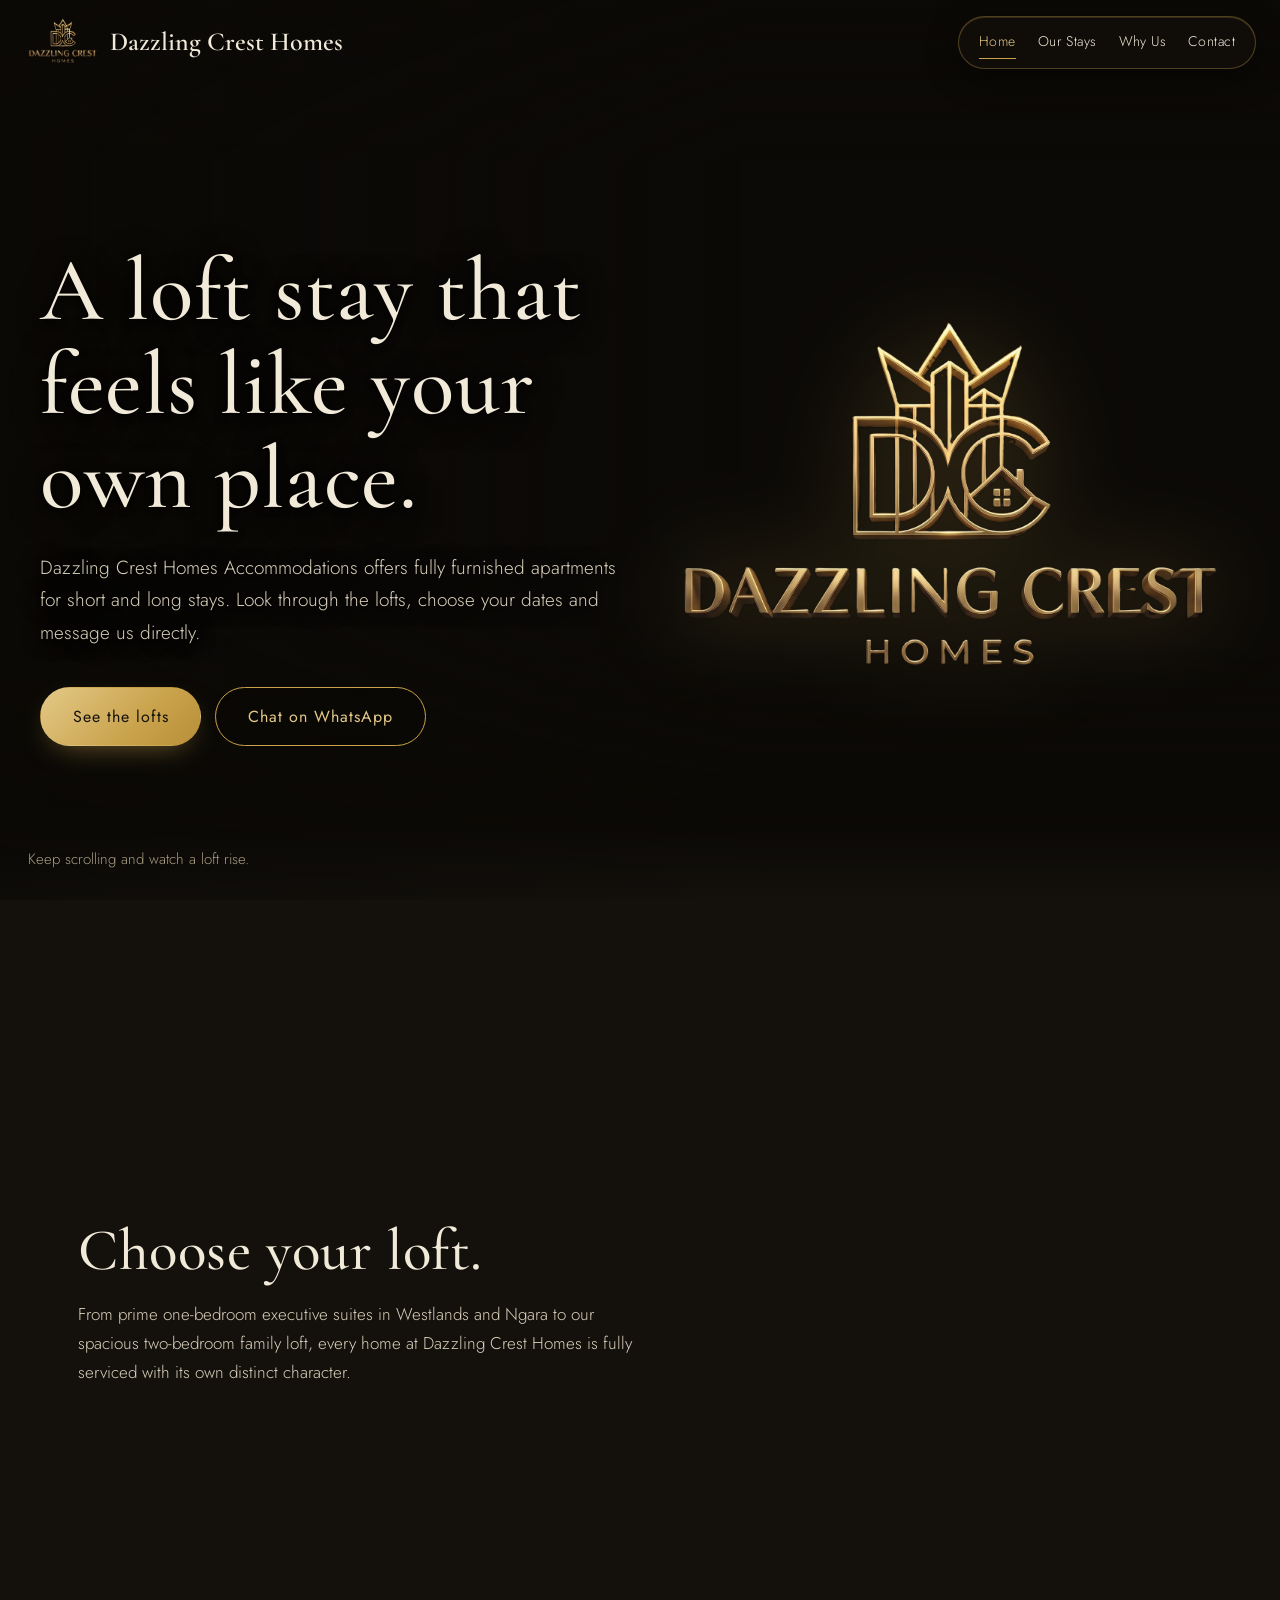
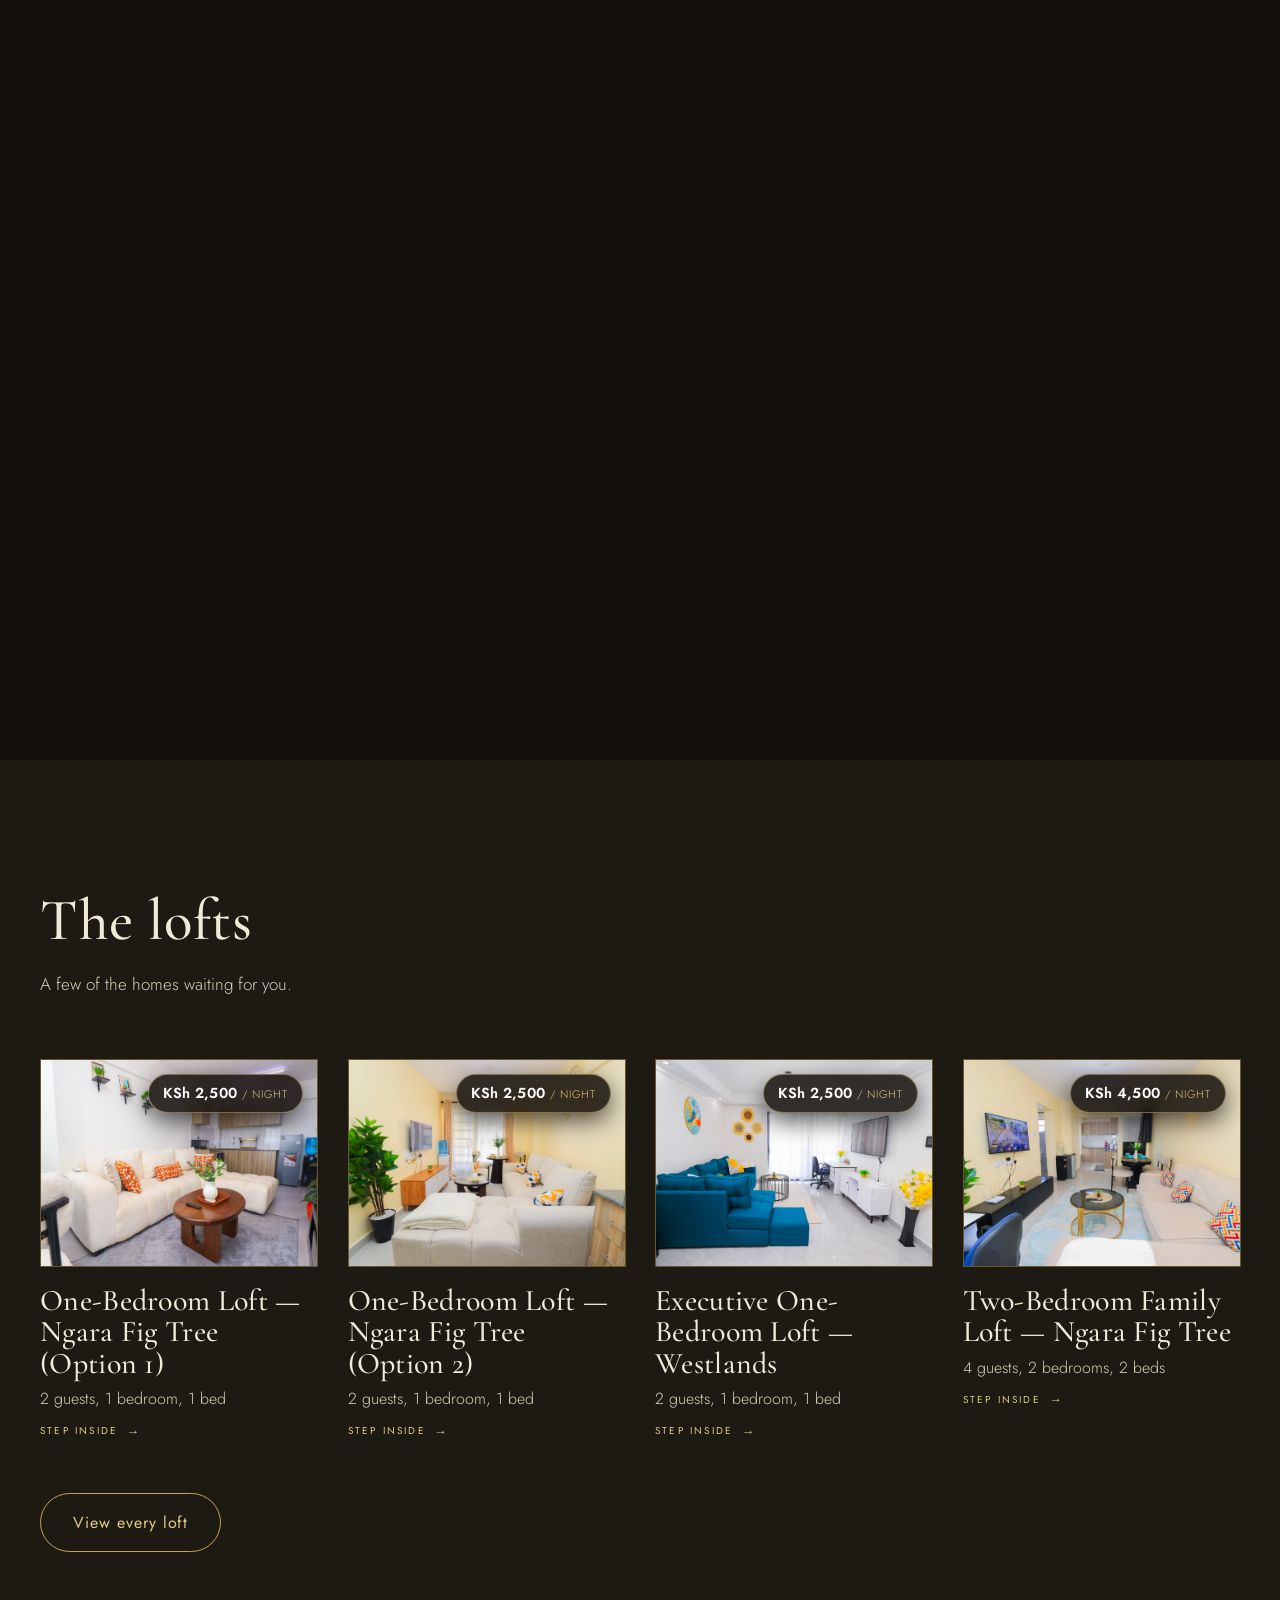
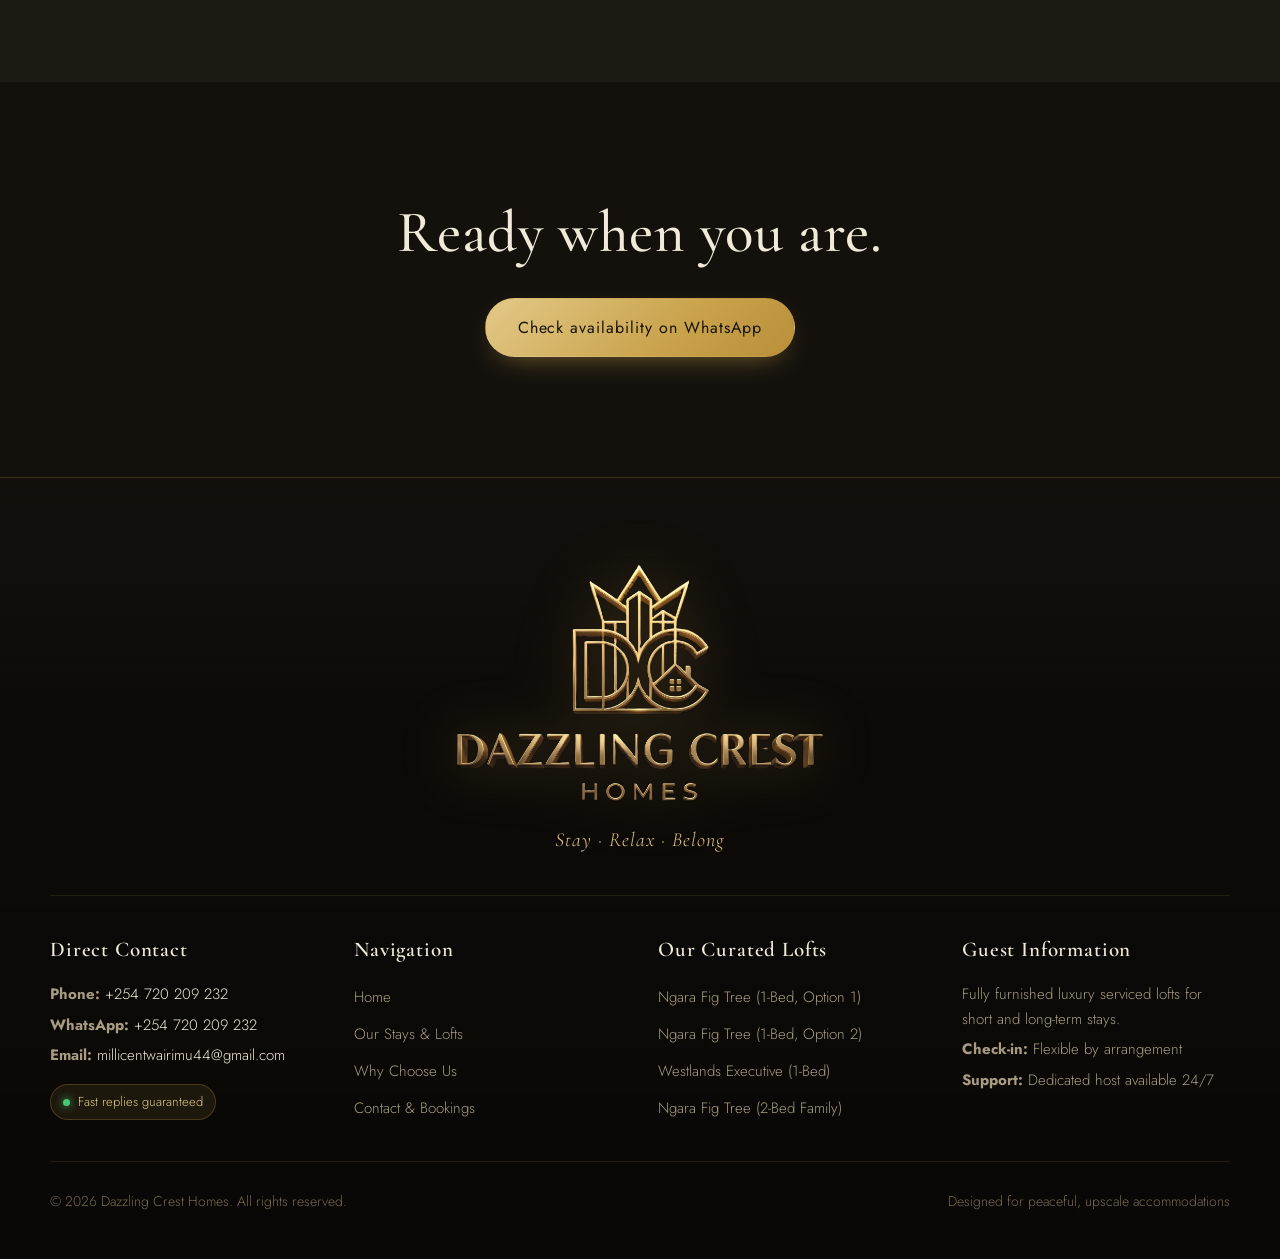
<file: index.html>
<!DOCTYPE html>
<html lang="en"><head><meta charset="utf-8">
<meta name="viewport" content="width=device-width, initial-scale=1, viewport-fit=cover">
<title>Dazzling Crest Homes Accommodations</title>
<link rel="icon" type="image/x-icon" href="assets/favicon.ico">
<link rel="apple-touch-icon" href="assets/apple-touch-icon.png">
<link rel="preload" as="style" href="https://fonts.googleapis.com/css2?family=Cormorant+Garamond:ital,wght@0,500;0,600;1,500&family=Jost:wght@300;400;500&display=swap" onload="this.onload=null;this.rel='stylesheet'"><noscript><link rel="stylesheet" href="https://fonts.googleapis.com/css2?family=Cormorant+Garamond:ital,wght@0,500;0,600;1,500&family=Jost:wght@300;400;500&display=swap"></noscript>
<link rel="stylesheet" href="css/style.css">
</head><body data-page="home">

<div id="ld" class="on" aria-hidden="true"><div class="sc" id="lt"></div><div class="ld-name">Dazzling Crest Homes</div><div class="bar"><i></i></div></div>

<header><a href="home.html" class="brand"><img data-e src="assets/emblem.png" alt="Dazzling Crest Homes logo"><span>Dazzling Crest Homes</span></a>
<nav><a href="home.html" data-p="home">Home</a><a href="stays.html" data-p="stays">Our Stays</a><a href="why-us.html" data-p="why-us">Why Us</a><a href="contact.html" data-p="contact">Contact</a></nav></header>

<main>
<section class="page" id="pg-home">
 <div class="hero-sec">
  <div class="hero-video" aria-hidden="true">
   <video id="bgv" autoplay muted loop playsinline preload="auto" disablepictureinpicture tabindex="-1">
    <source src="assets/website_landscape_1080p.mp4" type="video/mp4">
   </video>
   <span class="hv-veil"></span><span class="hv-grain"></span>
  </div>
  <div class="hero wrap">
   <div><h1>A loft stay that feels like your own place.</h1>
   <p>Dazzling Crest Homes Accommodations offers fully furnished apartments for short and long stays. Look through the lofts, choose your dates and message us directly.</p>
   <a class="bt fill" href="stays.html">See the lofts</a><a class="bt" data-wa="Hello Dazzling Crest Homes, I’d like to know more about your apartments." target="_blank" rel="noopener">Chat on WhatsApp</a></div>
   <div class="emb" data-t><img data-e src="assets/emblem-gold.png" alt="Dazzling Crest Homes emblem"></div>
   <span class="hint">Keep scrolling and watch a loft rise.</span>
  </div>
 </div>
 <div class="story" id="story"><div class="stick"><div class="caps">
  <div class="cp on"><h2>Choose your loft.</h2><p>From prime one-bedroom executive suites in Westlands and Ngara to our spacious two-bedroom family loft, every home at Dazzling Crest Homes is fully serviced with its own distinct character.</p></div>
  <div class="cp"><h2>We get it ready.</h2><p>Fresh linen, a clean kitchen and everything checked before you arrive, so you walk straight in and relax.</p></div>
  <div class="cp"><h2>You settle in.</h2><p>Need anything during your stay? Message us on WhatsApp and a real person replies.</p></div>
 </div><div class="sc" id="hs"></div></div></div>
 <div class="sec alt"><div class="wrap"><div class="head"><h2>The lofts</h2><p>A few of the homes waiting for you.</p></div><div class="trio" id="feat"></div>
 <p style="margin-top:50px"><a class="bt" href="stays.html">View every loft</a></p></div></div>
 <div class="band"><h2>Ready when you are.</h2><a class="bt fill" data-wa="Hello Dazzling Crest Homes, I’d like to check availability." target="_blank" rel="noopener">Check availability on WhatsApp</a></div>
</section>

</main>

<footer>
  <div class="footer-wrap">
    <div class="footer-brand">
      <a href="home.html" aria-label="Dazzling Crest Homes">
        <img data-w src="assets/wordmark.png" alt="Dazzling Crest Homes Accommodations">
      </a>
      <span class="footer-tagline">Stay · Relax · Belong</span>
    </div>

    <div class="footer-grid">
      <div class="footer-col">
        <h4>Direct Contact</h4>
        <p><strong>Phone:</strong> <a href="tel:+254720209232">+254 720 209 232</a></p>
        <p><strong>WhatsApp:</strong> <a href="https://wa.me/254720209232" target="_blank" rel="noopener">+254 720 209 232</a></p>
        <p><strong>Email:</strong> <a href="mailto:millicentwairimu44@gmail.com">millicentwairimu44@gmail.com</a></p>
        <span class="footer-badge"><i></i> Fast replies guaranteed</span>
      </div>

      <div class="footer-col">
        <h4>Navigation</h4>
        <ul class="footer-links">
          <li><a href="home.html">Home</a></li>
          <li><a href="stays.html">Our Stays &amp; Lofts</a></li>
          <li><a href="why-us.html">Why Choose Us</a></li>
          <li><a href="contact.html">Contact &amp; Bookings</a></li>
        </ul>
      </div>

      <div class="footer-col">
        <h4>Our Curated Lofts</h4>
        <ul class="footer-links">
          <li><a href="loft.html?p=ngara-1">Ngara Fig Tree (1-Bed, Option 1)</a></li>
          <li><a href="loft.html?p=ngara-2">Ngara Fig Tree (1-Bed, Option 2)</a></li>
          <li><a href="loft.html?p=westlands">Westlands Executive (1-Bed)</a></li>
          <li><a href="loft.html?p=ngara-2bed">Ngara Fig Tree (2-Bed Family)</a></li>
        </ul>
      </div>

      <div class="footer-col">
        <h4>Guest Information</h4>
        <p>Fully furnished luxury serviced lofts for short and long-term stays.</p>
        <p><strong>Check-in:</strong> Flexible by arrangement</p>
        <p><strong>Support:</strong> Dedicated host available 24/7</p>
      </div>
    </div>

    <div class="footer-bottom">
      <span>&copy; 2026 Dazzling Crest Homes. All rights reserved.</span>
      <span>Designed for peaceful, upscale accommodations</span>
    </div>
  </div>
</footer>

<script src="js/script.js"></script>
</body></html>
</file>
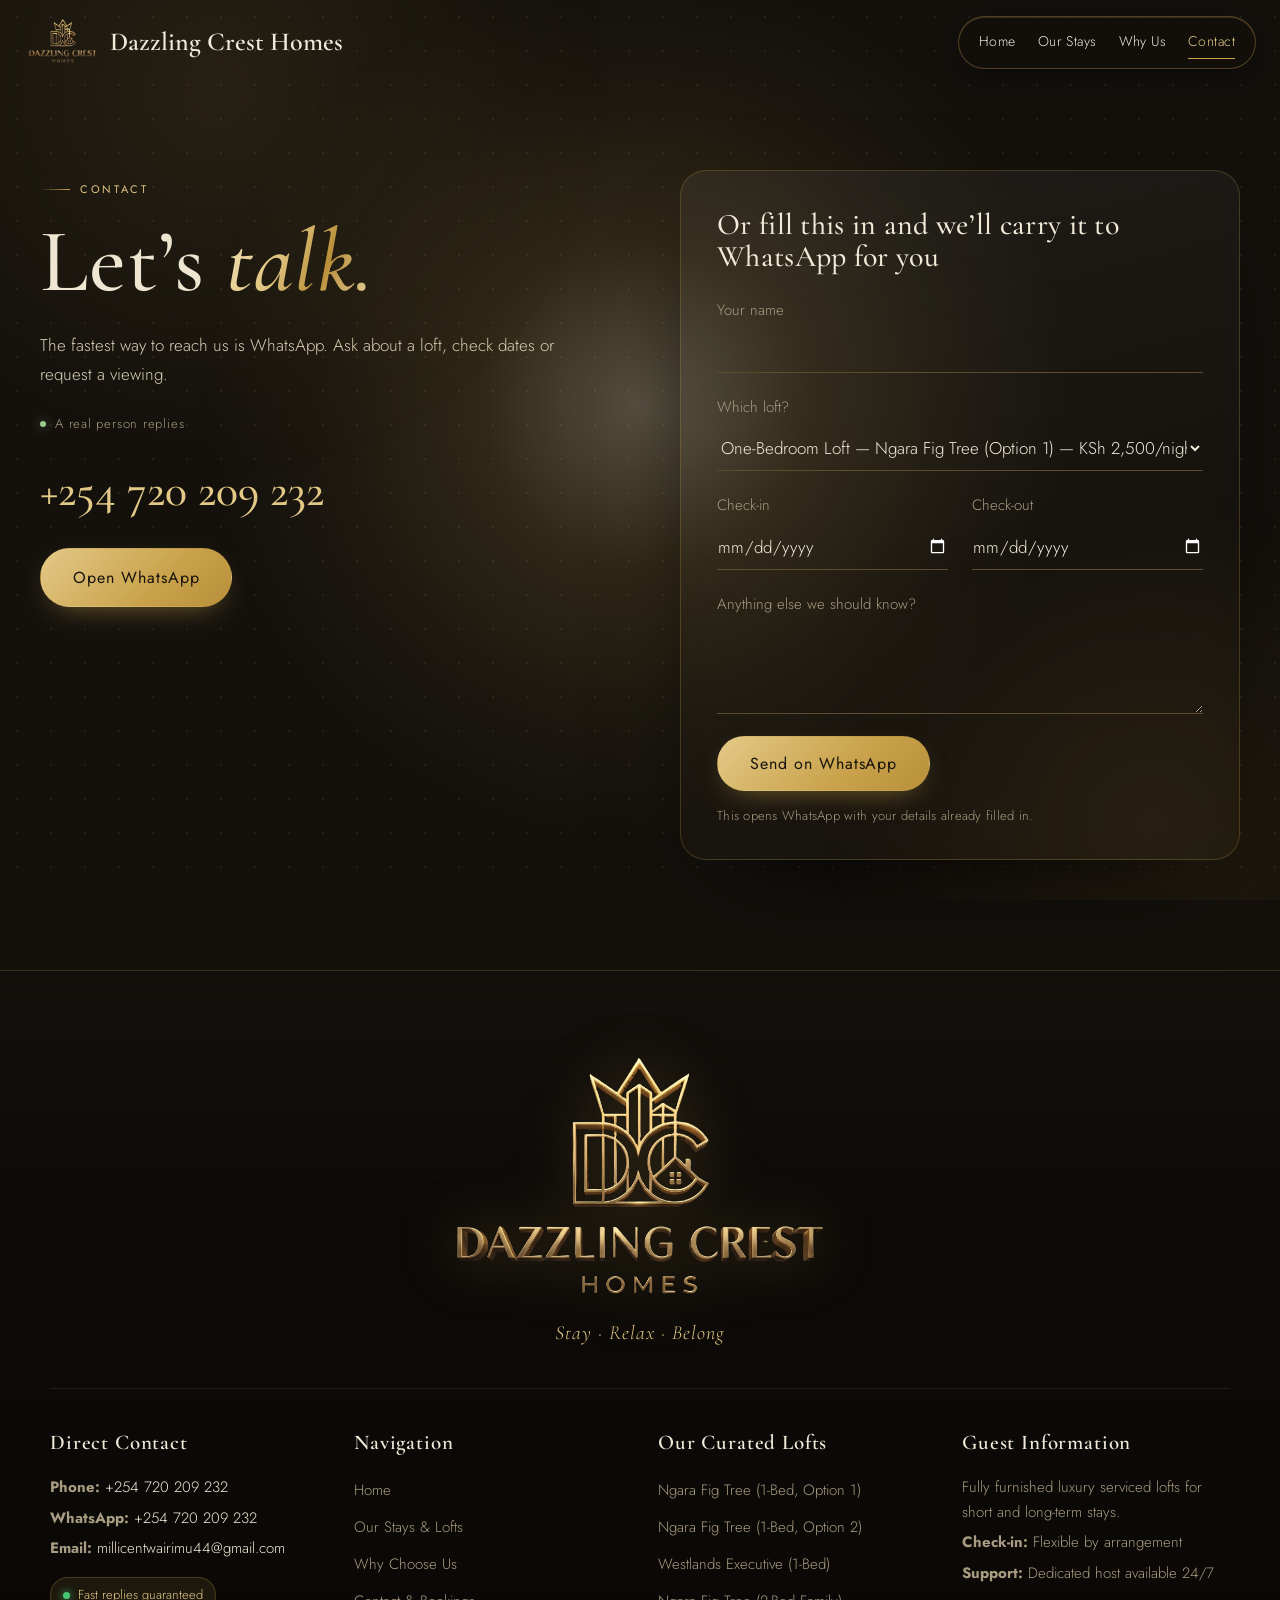
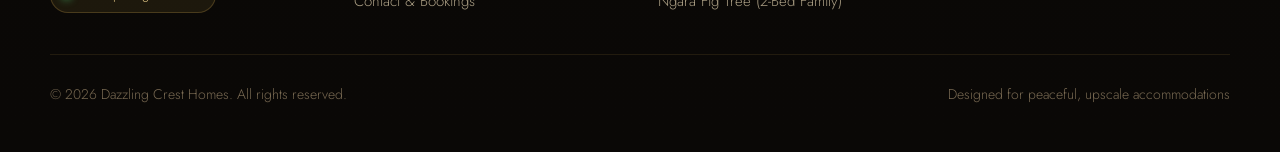
<file: contact.html>
<!DOCTYPE html>
<html lang="en"><head><meta charset="utf-8">
<meta name="viewport" content="width=device-width, initial-scale=1, viewport-fit=cover">
<title>Dazzling Crest Homes Accommodations</title>
<link rel="icon" type="image/x-icon" href="assets/favicon.ico">
<link rel="apple-touch-icon" href="assets/apple-touch-icon.png">
<link rel="preload" as="style" href="https://fonts.googleapis.com/css2?family=Cormorant+Garamond:ital,wght@0,500;0,600;1,500&family=Jost:wght@300;400;500&display=swap" onload="this.onload=null;this.rel='stylesheet'"><noscript><link rel="stylesheet" href="https://fonts.googleapis.com/css2?family=Cormorant+Garamond:ital,wght@0,500;0,600;1,500&family=Jost:wght@300;400;500&display=swap"></noscript>
<link rel="stylesheet" href="css/style.css">
</head><body data-page="contact">

<div id="ld" class="on" aria-hidden="true"><div class="sc" id="lt"></div><div class="ld-name">Dazzling Crest Homes</div><div class="bar"><i></i></div></div>

<header><a href="home.html" class="brand"><img data-e src="assets/emblem.png" alt="Dazzling Crest Homes logo"><span>Dazzling Crest Homes</span></a>
<nav><a href="home.html" data-p="home">Home</a><a href="stays.html" data-p="stays">Our Stays</a><a href="why-us.html" data-p="why-us">Why Us</a><a href="contact.html" data-p="contact">Contact</a></nav></header>

<main>
<div class="mfield" id="mfield" aria-hidden="true">
 <span class="mf-aurora a1"></span><span class="mf-aurora a2"></span>
 <span class="mf-grid"></span><span class="mf-glow"></span>
</div>
<span class="mf-ring" aria-hidden="true"></span>
<section class="page pg pg-contact" id="pg-contact"><div class="wrap"><div class="cgrid">
 <div><span class="eyebrow">Contact</span><h1>Let’s <em>talk.</em></h1><p style="margin-top:22px">The fastest way to reach us is WhatsApp. Ask about a loft, check dates or request a viewing.</p>
 <span class="live"><i></i>A real person replies</span>
 <span class="num">+254 720 209 232</span>
 <a class="bt fill" data-wa="Hello Dazzling Crest Homes, I’d like to make an enquiry." target="_blank" rel="noopener">Open WhatsApp</a></div>
 <div id="f"><h3 style="margin-bottom:26px">Or fill this in and we’ll carry it to WhatsApp for you</h3>
  <label>Your name<input id="fn" autocomplete="name"></label>
  <label>Which loft?<select id="fs"></select></label>
  <div class="two"><label>Check-in<input type="date" id="fi"></label><label>Check-out<input type="date" id="fo"></label></div>
  <label>Anything else we should know?<textarea id="fm" rows="3"></textarea></label>
  <button class="bt fill" id="send" type="button">Send on WhatsApp</button>
  <small class="form-note">This opens WhatsApp with your details already filled in.</small></div>
</div></div><div style="height:110px"></div></section>

</main>

<footer>
  <div class="footer-wrap">
    <div class="footer-brand">
      <a href="home.html" aria-label="Dazzling Crest Homes">
        <img data-w src="assets/wordmark.png" alt="Dazzling Crest Homes Accommodations">
      </a>
      <span class="footer-tagline">Stay · Relax · Belong</span>
    </div>

    <div class="footer-grid">
      <div class="footer-col">
        <h4>Direct Contact</h4>
        <p><strong>Phone:</strong> <a href="tel:+254720209232">+254 720 209 232</a></p>
        <p><strong>WhatsApp:</strong> <a href="https://wa.me/254720209232" target="_blank" rel="noopener">+254 720 209 232</a></p>
        <p><strong>Email:</strong> <a href="mailto:millicentwairimu44@gmail.com">millicentwairimu44@gmail.com</a></p>
        <span class="footer-badge"><i></i> Fast replies guaranteed</span>
      </div>

      <div class="footer-col">
        <h4>Navigation</h4>
        <ul class="footer-links">
          <li><a href="home.html">Home</a></li>
          <li><a href="stays.html">Our Stays &amp; Lofts</a></li>
          <li><a href="why-us.html">Why Choose Us</a></li>
          <li><a href="contact.html">Contact &amp; Bookings</a></li>
        </ul>
      </div>

      <div class="footer-col">
        <h4>Our Curated Lofts</h4>
        <ul class="footer-links">
          <li><a href="loft.html?p=ngara-1">Ngara Fig Tree (1-Bed, Option 1)</a></li>
          <li><a href="loft.html?p=ngara-2">Ngara Fig Tree (1-Bed, Option 2)</a></li>
          <li><a href="loft.html?p=westlands">Westlands Executive (1-Bed)</a></li>
          <li><a href="loft.html?p=ngara-2bed">Ngara Fig Tree (2-Bed Family)</a></li>
        </ul>
      </div>

      <div class="footer-col">
        <h4>Guest Information</h4>
        <p>Fully furnished luxury serviced lofts for short and long-term stays.</p>
        <p><strong>Check-in:</strong> Flexible by arrangement</p>
        <p><strong>Support:</strong> Dedicated host available 24/7</p>
      </div>
    </div>

    <div class="footer-bottom">
      <span>&copy; 2026 Dazzling Crest Homes. All rights reserved.</span>
      <span>Designed for peaceful, upscale accommodations</span>
    </div>
  </div>
</footer>

<script src="js/script.js"></script>
</body></html>
</file>
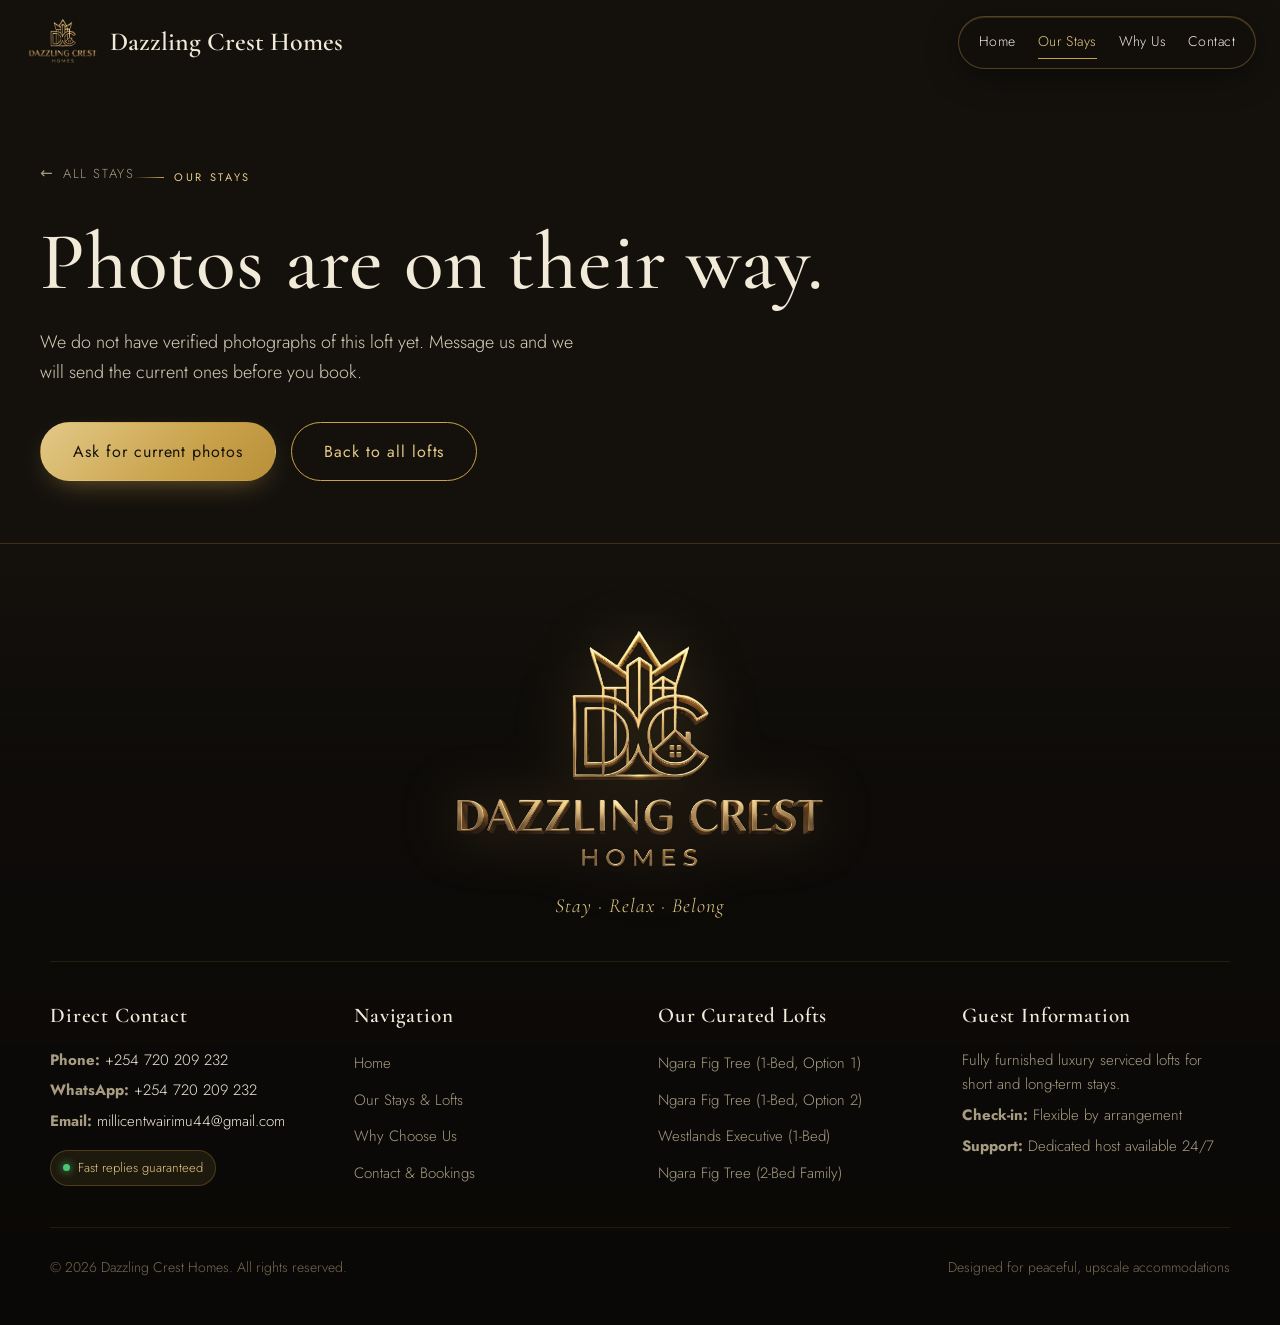
<file: loft.html>
﻿<!DOCTYPE html>
<html lang="en"><head><meta charset="utf-8">
<meta name="viewport" content="width=device-width, initial-scale=1, viewport-fit=cover">
<title>The property tour — Dazzling Crest Homes Accommodations</title>
<link rel="preload" as="style" href="https://fonts.googleapis.com/css2?family=Cormorant+Garamond:ital,wght@0,500;0,600;1,500&family=Jost:wght@300;400;500&display=swap" onload="this.onload=null;this.rel='stylesheet'"><noscript><link rel="stylesheet" href="https://fonts.googleapis.com/css2?family=Cormorant+Garamond:ital,wght@0,500;0,600;1,500&family=Jost:wght@300;400;500&display=swap"></noscript>
<link rel="icon" type="image/x-icon" href="assets/favicon.ico">
<link rel="apple-touch-icon" href="assets/apple-touch-icon.png">
<link rel="stylesheet" href="css/style.css">
</head><body data-page="stays">

<div id="ld" class="on" aria-hidden="true"><div class="sc" id="lt"></div><div class="ld-name">Dazzling Crest Homes</div><div class="bar"><i></i></div></div>

<header><a href="home.html" class="brand"><img data-e src="assets/emblem.png" alt="Dazzling Crest Homes logo"><span>Dazzling Crest Homes</span></a>
<nav><a href="home.html" data-p="home">Home</a><a href="stays.html" data-p="stays">Our Stays</a><a href="why-us.html" data-p="why-us">Why Us</a><a href="contact.html" data-p="contact">Contact</a></nav></header>

<main>
<section class="tour-hero" id="tour-hero"></section>
<div class="tour" id="tour"></div>
<div id="tgallery"></div>
<div class="tour-end" id="tour-end"></div>
</main>

<footer>
  <div class="footer-wrap">
    <div class="footer-brand">
      <a href="home.html" aria-label="Dazzling Crest Homes">
        <img data-w src="assets/wordmark.png" alt="Dazzling Crest Homes Accommodations">
      </a>
      <span class="footer-tagline">Stay · Relax · Belong</span>
    </div>

    <div class="footer-grid">
      <div class="footer-col">
        <h4>Direct Contact</h4>
        <p><strong>Phone:</strong> <a href="tel:+254720209232">+254 720 209 232</a></p>
        <p><strong>WhatsApp:</strong> <a href="https://wa.me/254720209232" target="_blank" rel="noopener">+254 720 209 232</a></p>
        <p><strong>Email:</strong> <a href="mailto:millicentwairimu44@gmail.com">millicentwairimu44@gmail.com</a></p>
        <span class="footer-badge"><i></i> Fast replies guaranteed</span>
      </div>

      <div class="footer-col">
        <h4>Navigation</h4>
        <ul class="footer-links">
          <li><a href="home.html">Home</a></li>
          <li><a href="stays.html">Our Stays &amp; Lofts</a></li>
          <li><a href="why-us.html">Why Choose Us</a></li>
          <li><a href="contact.html">Contact &amp; Bookings</a></li>
        </ul>
      </div>

      <div class="footer-col">
        <h4>Our Curated Lofts</h4>
        <ul class="footer-links">
          <li><a href="loft.html?p=ngara-1">Ngara Fig Tree (1-Bed, Option 1)</a></li>
          <li><a href="loft.html?p=ngara-2">Ngara Fig Tree (1-Bed, Option 2)</a></li>
          <li><a href="loft.html?p=westlands">Westlands Executive (1-Bed)</a></li>
          <li><a href="loft.html?p=ngara-2bed">Ngara Fig Tree (2-Bed Family)</a></li>
        </ul>
      </div>

      <div class="footer-col">
        <h4>Guest Information</h4>
        <p>Fully furnished luxury serviced lofts for short and long-term stays.</p>
        <p><strong>Check-in:</strong> Flexible by arrangement</p>
        <p><strong>Support:</strong> Dedicated host available 24/7</p>
      </div>
    </div>

    <div class="footer-bottom">
      <span>&copy; 2026 Dazzling Crest Homes. All rights reserved.</span>
      <span>Designed for peaceful, upscale accommodations</span>
    </div>
  </div>
</footer>

<script src="js/script.js"></script>
</body></html>
</file>
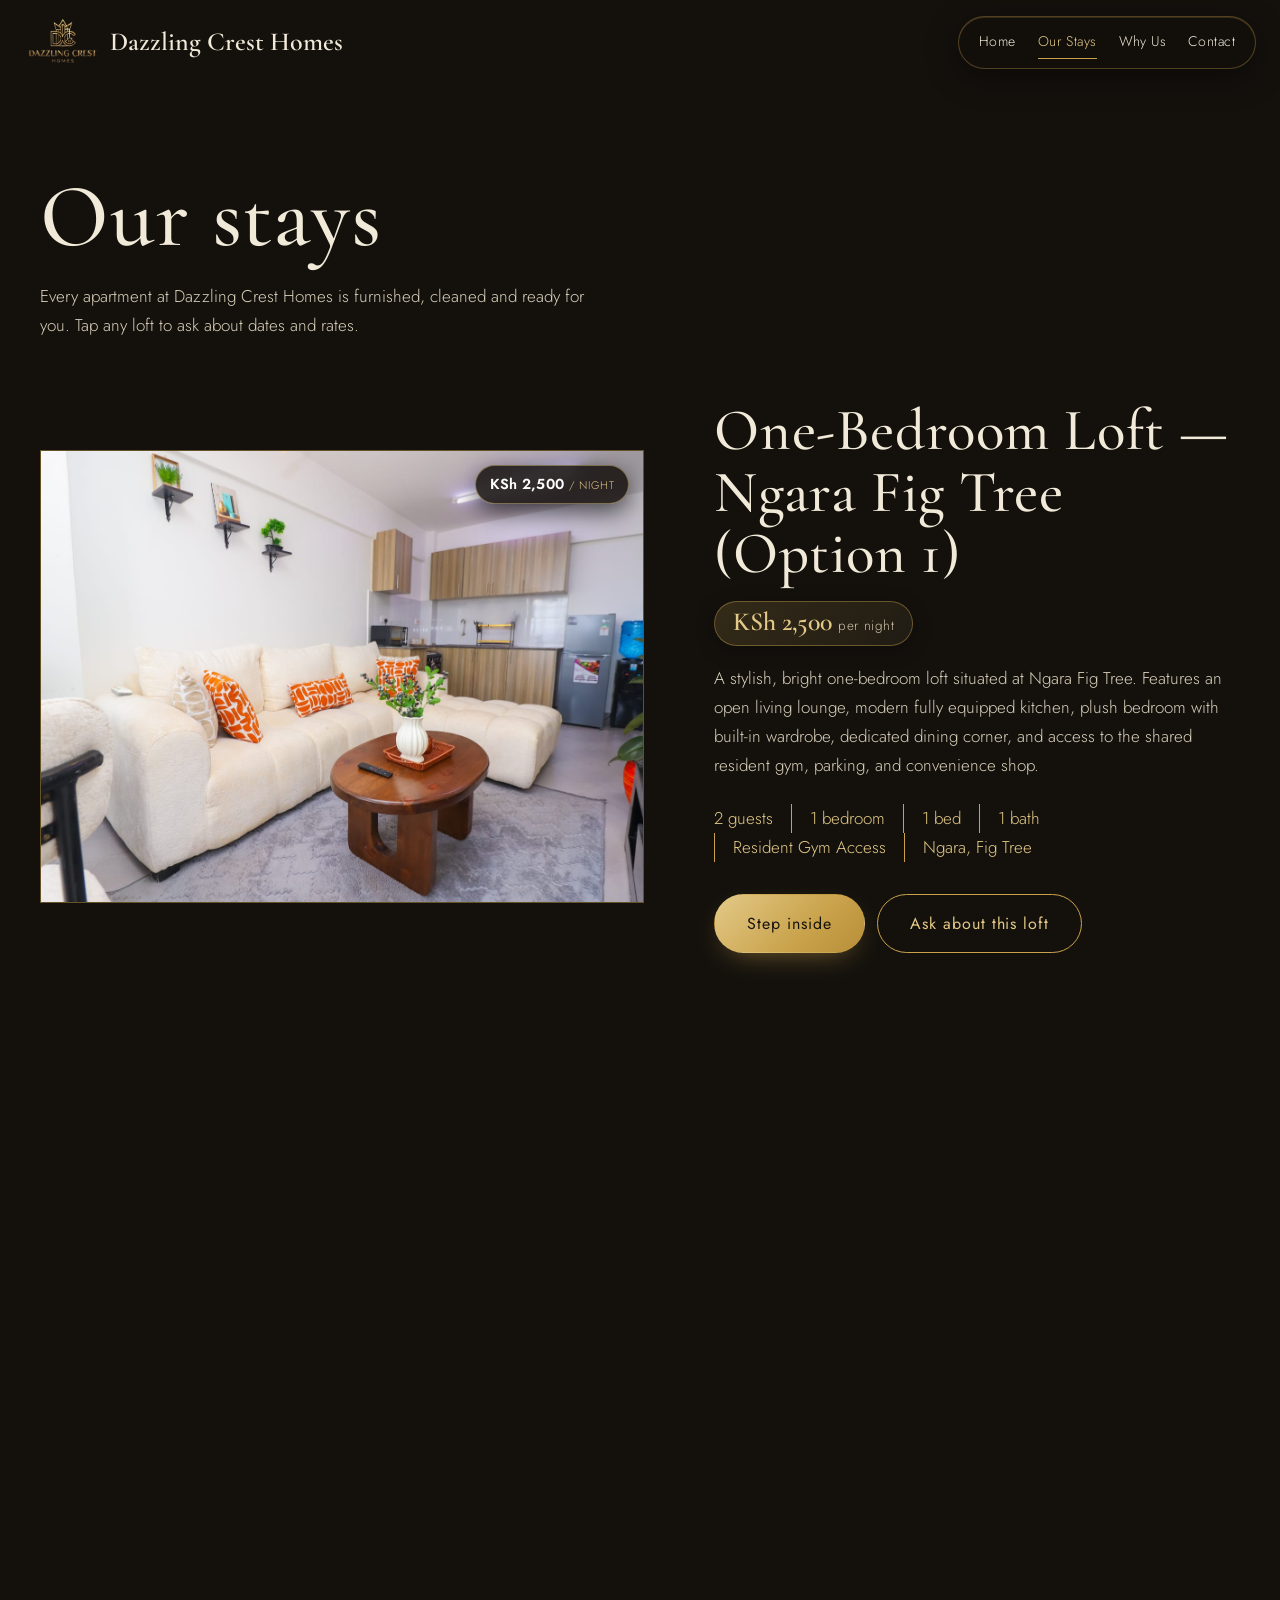
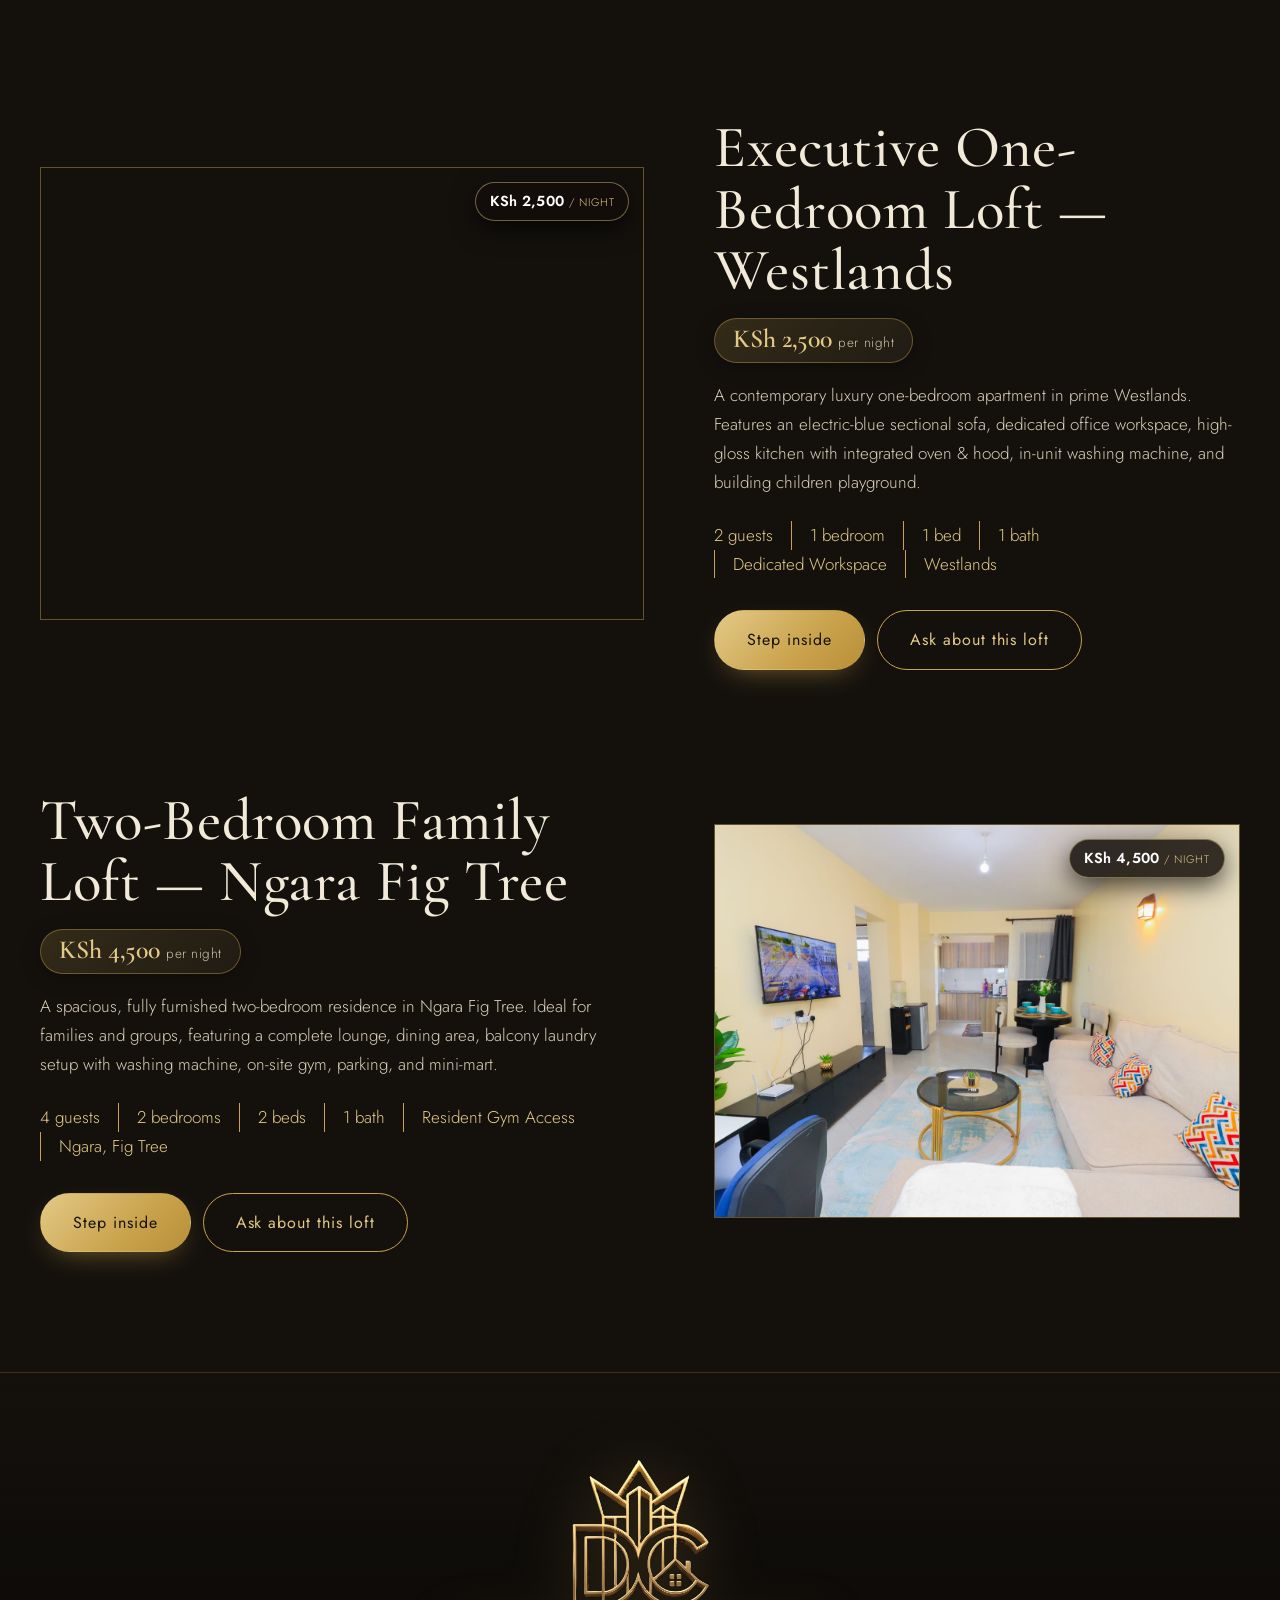
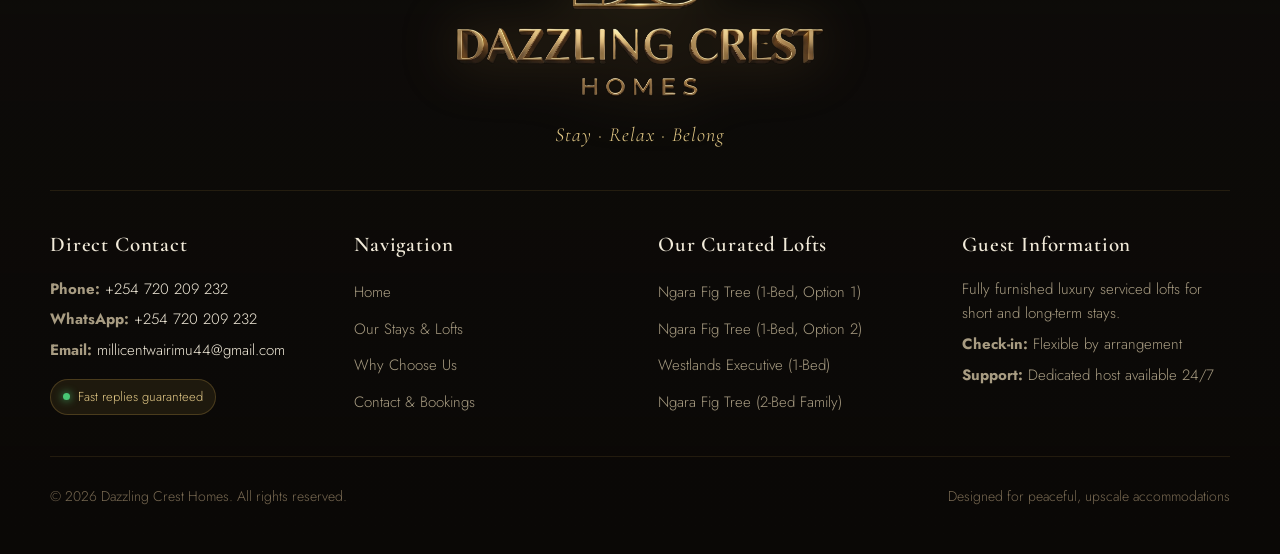
<file: stays.html>
<!DOCTYPE html>
<html lang="en"><head><meta charset="utf-8">
<meta name="viewport" content="width=device-width, initial-scale=1, viewport-fit=cover">
<title>Dazzling Crest Homes Accommodations</title>
<link rel="icon" type="image/x-icon" href="assets/favicon.ico">
<link rel="apple-touch-icon" href="assets/apple-touch-icon.png">
<link rel="preload" as="style" href="https://fonts.googleapis.com/css2?family=Cormorant+Garamond:ital,wght@0,500;0,600;1,500&family=Jost:wght@300;400;500&display=swap" onload="this.onload=null;this.rel='stylesheet'"><noscript><link rel="stylesheet" href="https://fonts.googleapis.com/css2?family=Cormorant+Garamond:ital,wght@0,500;0,600;1,500&family=Jost:wght@300;400;500&display=swap"></noscript>
<link rel="stylesheet" href="css/style.css">
</head><body data-page="stays">

<div id="ld" class="on" aria-hidden="true"><div class="sc" id="lt"></div><div class="ld-name">Dazzling Crest Homes</div><div class="bar"><i></i></div></div>

<header><a href="home.html" class="brand"><img data-e src="assets/emblem.png" alt="Dazzling Crest Homes logo"><span>Dazzling Crest Homes</span></a>
<nav><a href="home.html" data-p="home">Home</a><a href="stays.html" data-p="stays">Our Stays</a><a href="why-us.html" data-p="why-us">Why Us</a><a href="contact.html" data-p="contact">Contact</a></nav></header>

<main>
<section class="page pg" id="pg-stays"><div class="wrap">
 <div class="head"><h1>Our stays</h1><p>Every apartment at Dazzling Crest Homes is furnished, cleaned and ready for you. Tap any loft to ask about dates and rates.</p></div>
 <div id="list"></div></div></section>

</main>

<footer>
  <div class="footer-wrap">
    <div class="footer-brand">
      <a href="home.html" aria-label="Dazzling Crest Homes">
        <img data-w src="assets/wordmark.png" alt="Dazzling Crest Homes Accommodations">
      </a>
      <span class="footer-tagline">Stay · Relax · Belong</span>
    </div>

    <div class="footer-grid">
      <div class="footer-col">
        <h4>Direct Contact</h4>
        <p><strong>Phone:</strong> <a href="tel:+254720209232">+254 720 209 232</a></p>
        <p><strong>WhatsApp:</strong> <a href="https://wa.me/254720209232" target="_blank" rel="noopener">+254 720 209 232</a></p>
        <p><strong>Email:</strong> <a href="mailto:millicentwairimu44@gmail.com">millicentwairimu44@gmail.com</a></p>
        <span class="footer-badge"><i></i> Fast replies guaranteed</span>
      </div>

      <div class="footer-col">
        <h4>Navigation</h4>
        <ul class="footer-links">
          <li><a href="home.html">Home</a></li>
          <li><a href="stays.html">Our Stays &amp; Lofts</a></li>
          <li><a href="why-us.html">Why Choose Us</a></li>
          <li><a href="contact.html">Contact &amp; Bookings</a></li>
        </ul>
      </div>

      <div class="footer-col">
        <h4>Our Curated Lofts</h4>
        <ul class="footer-links">
          <li><a href="loft.html?p=ngara-1">Ngara Fig Tree (1-Bed, Option 1)</a></li>
          <li><a href="loft.html?p=ngara-2">Ngara Fig Tree (1-Bed, Option 2)</a></li>
          <li><a href="loft.html?p=westlands">Westlands Executive (1-Bed)</a></li>
          <li><a href="loft.html?p=ngara-2bed">Ngara Fig Tree (2-Bed Family)</a></li>
        </ul>
      </div>

      <div class="footer-col">
        <h4>Guest Information</h4>
        <p>Fully furnished luxury serviced lofts for short and long-term stays.</p>
        <p><strong>Check-in:</strong> Flexible by arrangement</p>
        <p><strong>Support:</strong> Dedicated host available 24/7</p>
      </div>
    </div>

    <div class="footer-bottom">
      <span>&copy; 2026 Dazzling Crest Homes. All rights reserved.</span>
      <span>Designed for peaceful, upscale accommodations</span>
    </div>
  </div>
</footer>

<script src="js/script.js"></script>
</body></html>
</file>
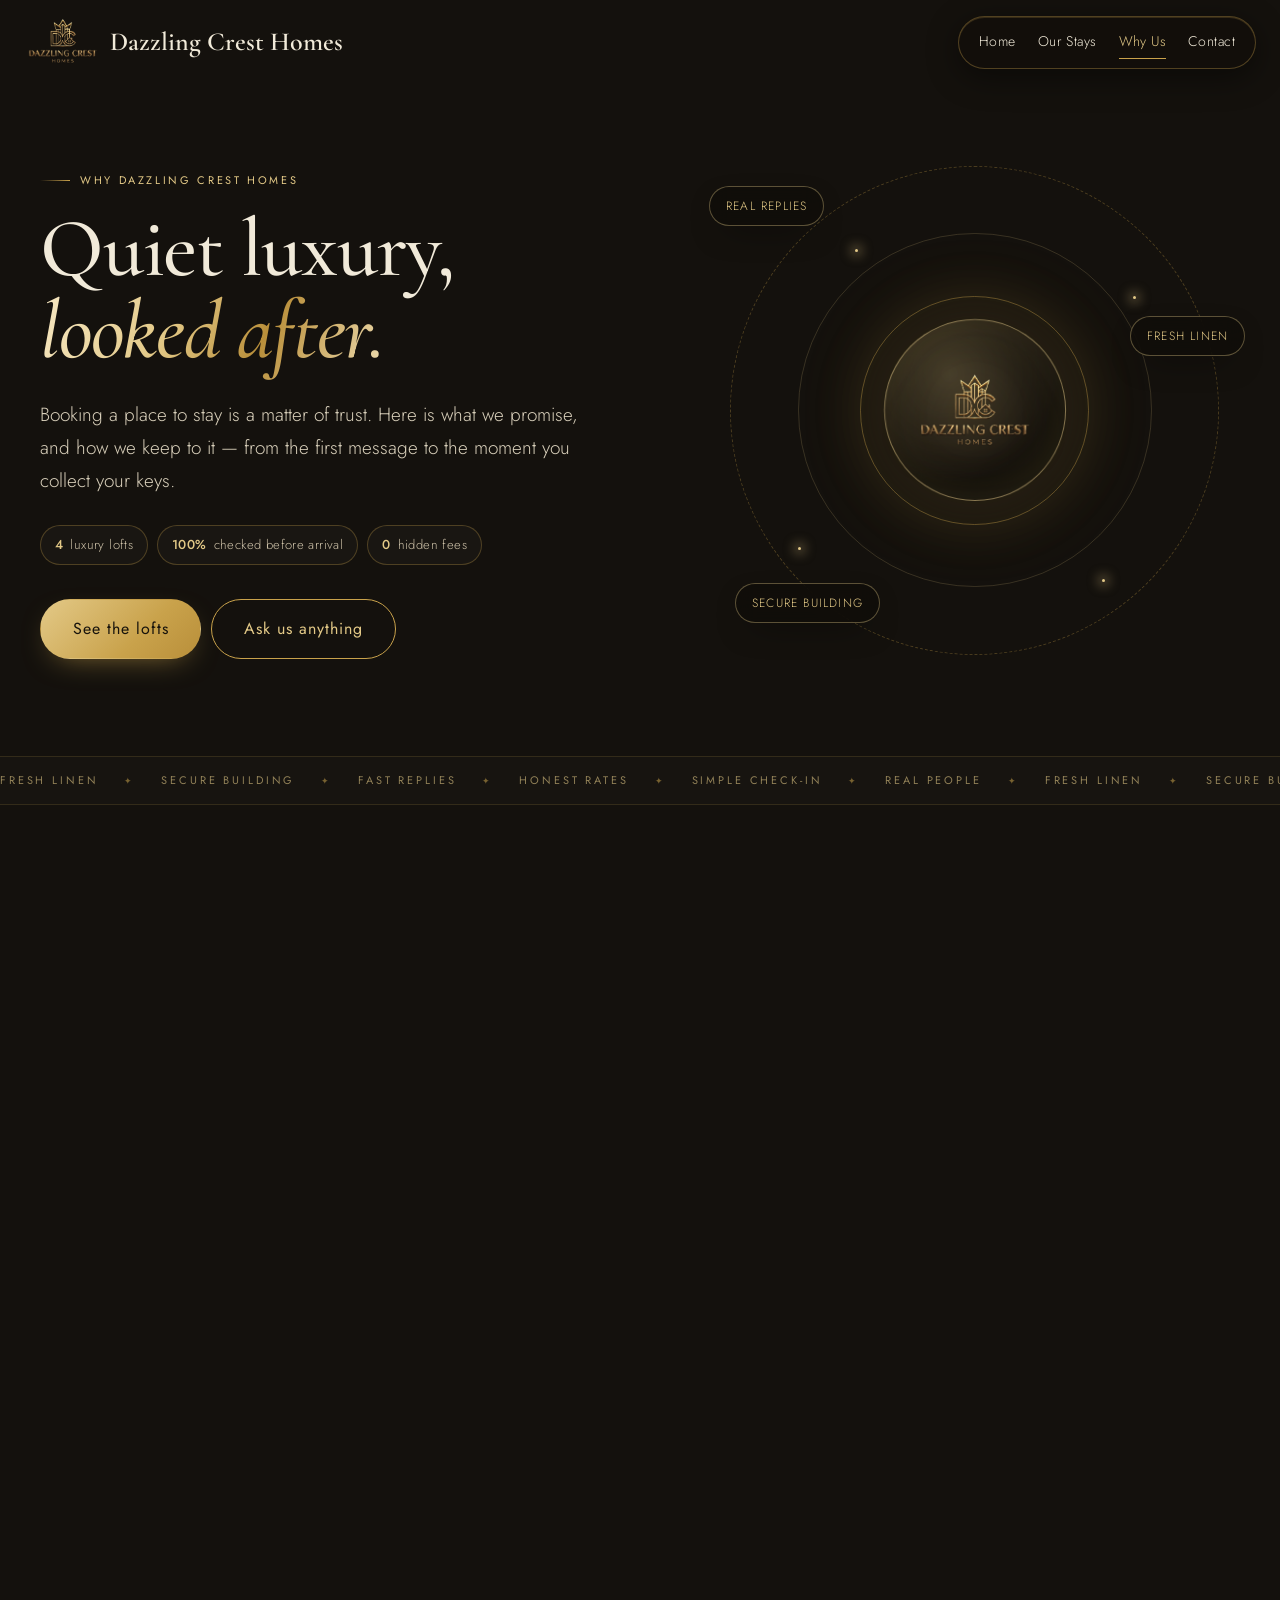
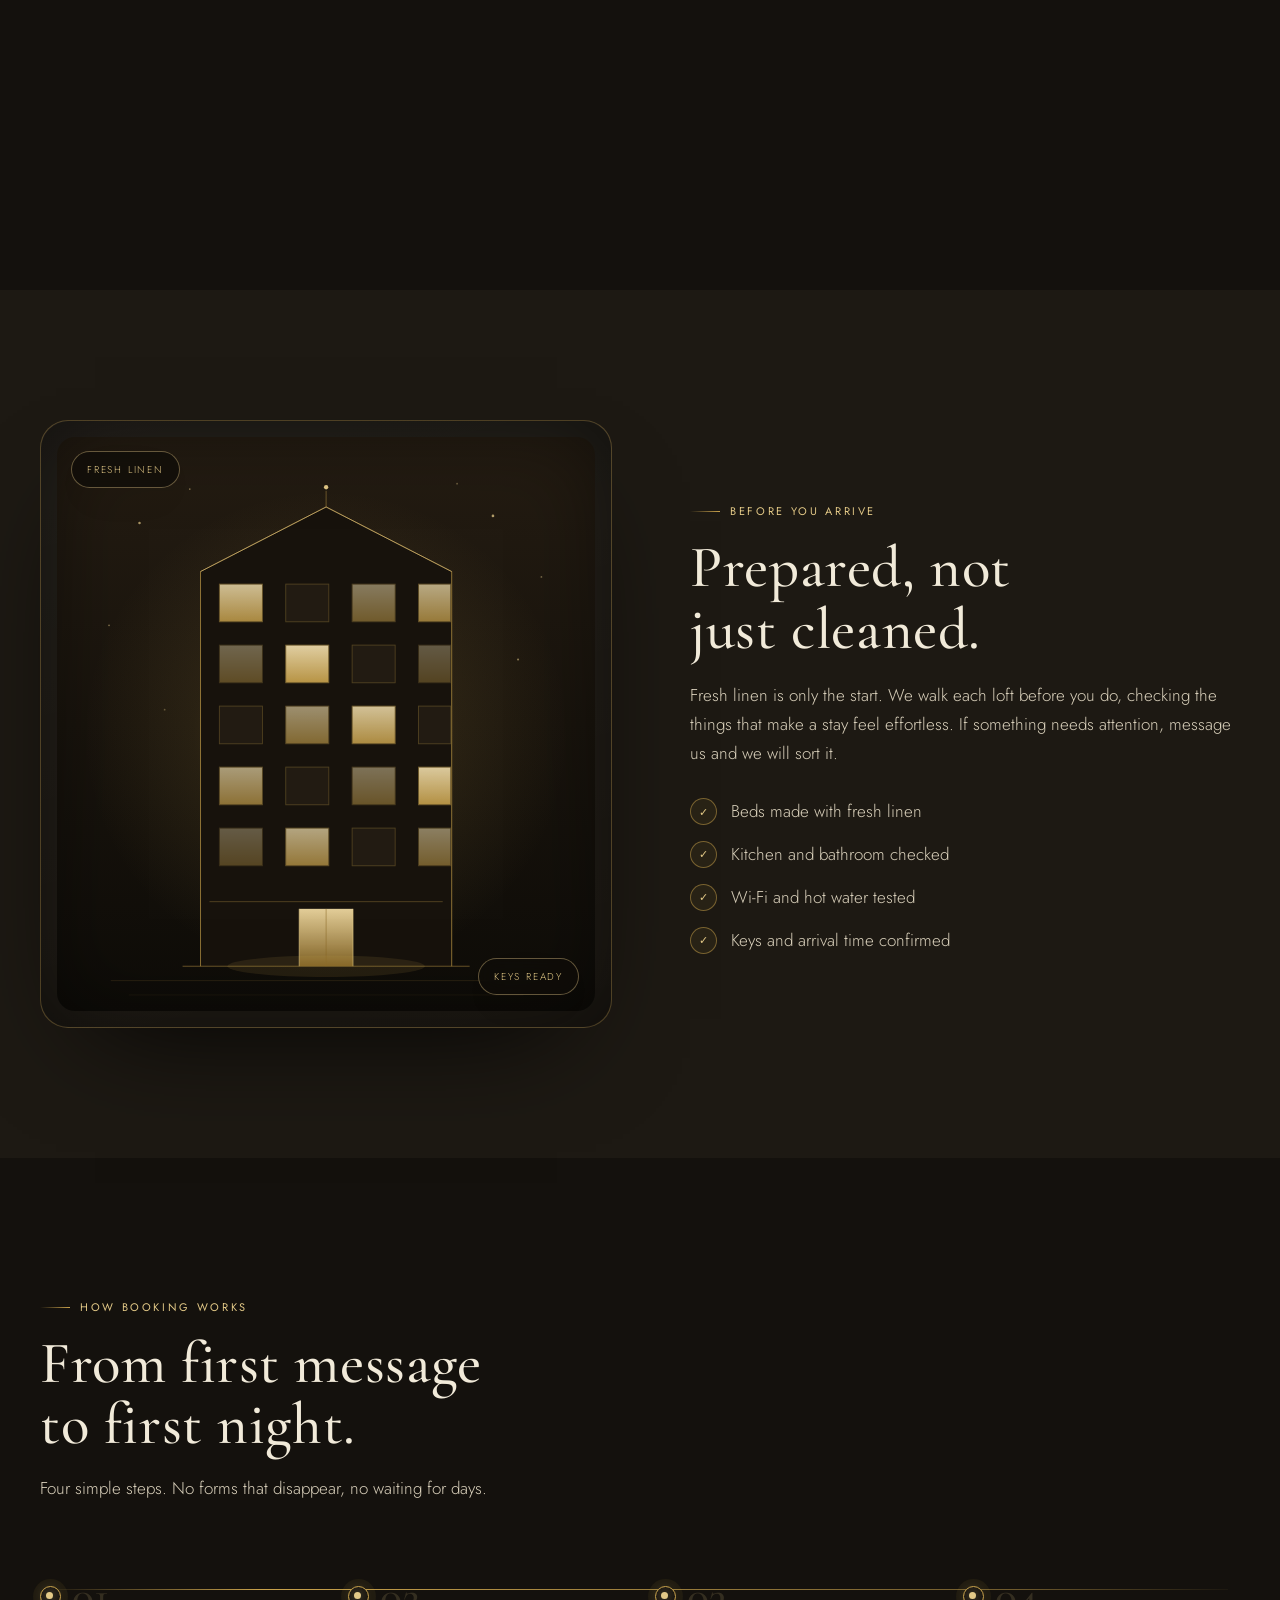
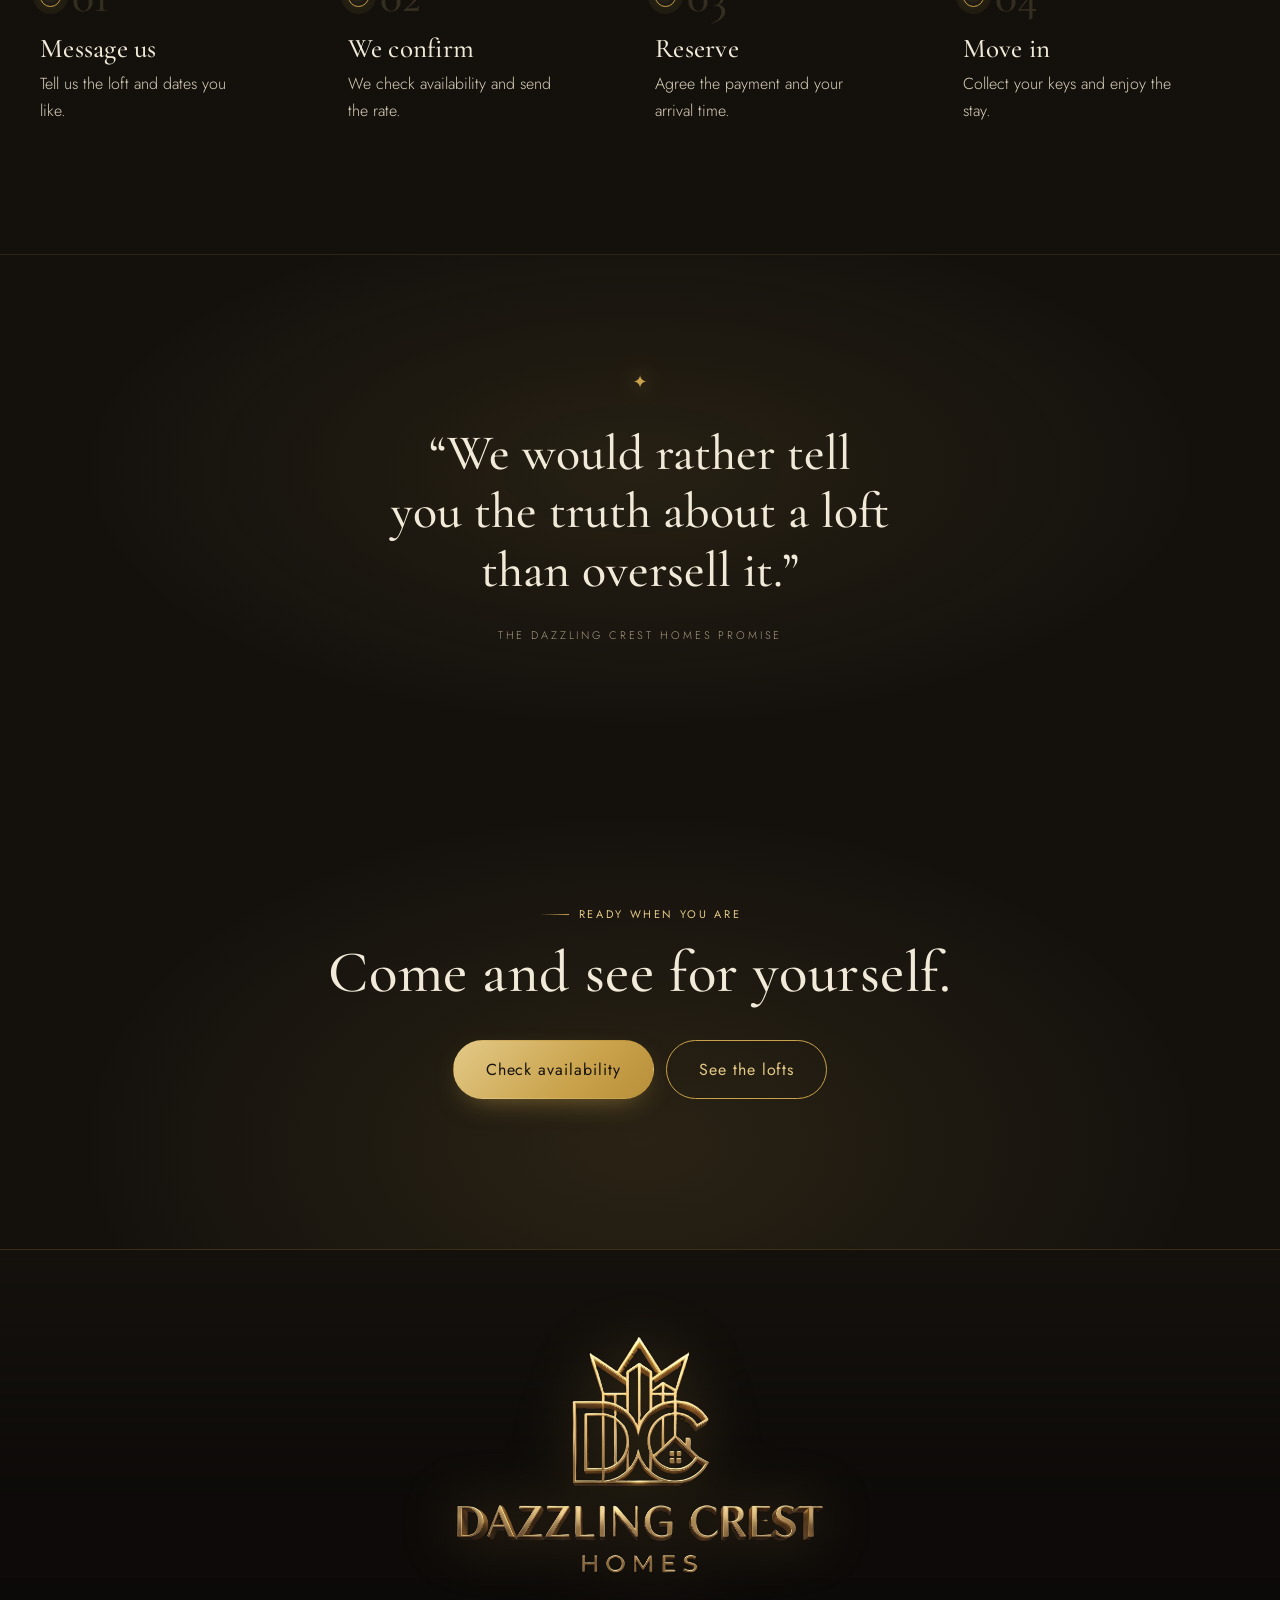
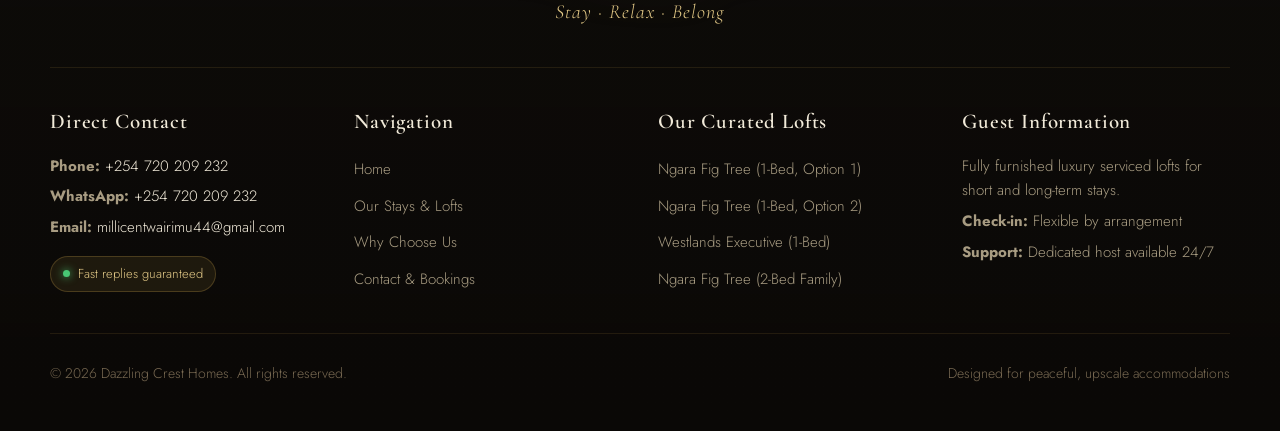
<file: why-us.html>
﻿<!DOCTYPE html>
<html lang="en"><head><meta charset="utf-8">
<meta name="viewport" content="width=device-width, initial-scale=1, viewport-fit=cover">
<title>Dazzling Crest Homes Accommodations</title>
<link rel="preload" as="style" href="https://fonts.googleapis.com/css2?family=Cormorant+Garamond:ital,wght@0,500;0,600;1,500&family=Jost:wght@300;400;500&display=swap" onload="this.onload=null;this.rel='stylesheet'"><noscript><link rel="stylesheet" href="https://fonts.googleapis.com/css2?family=Cormorant+Garamond:ital,wght@0,500;0,600;1,500&family=Jost:wght@300;400;500&display=swap"></noscript>
<link rel="icon" type="image/x-icon" href="assets/favicon.ico">
<link rel="apple-touch-icon" href="assets/apple-touch-icon.png">
<link rel="stylesheet" href="css/style.css">
</head><body data-page="why-us">

<div id="ld" class="on" aria-hidden="true"><div class="sc" id="lt"></div><div class="ld-name">Dazzling Crest Homes</div><div class="bar"><i></i></div></div>

<header><a href="home.html" class="brand"><img data-e src="assets/emblem.png" alt="Dazzling Crest Homes logo"><span>Dazzling Crest Homes</span></a>
<nav><a href="home.html" data-p="home">Home</a><a href="stays.html" data-p="stays">Our Stays</a><a href="why-us.html" data-p="why-us">Why Us</a><a href="contact.html" data-p="contact">Contact</a></nav></header>

<main>
<section class="page pg why" id="pg-why-us">

 <div class="why-hero wrap">
  <div class="why-copy rv">
   <span class="eyebrow">Why Dazzling Crest Homes</span>
   <h1>Quiet luxury,<br><em>looked after.</em></h1>
   <p class="lede">Booking a place to stay is a matter of trust. Here is what we promise, and how we keep to it — from the first message to the moment you collect your keys.</p>
   <div class="chips">
    <span class="chip"><b>4</b> luxury lofts</span>
    <span class="chip"><b>100%</b> checked before arrival</span>
    <span class="chip"><b>0</b> hidden fees</span>
   </div>
   <a class="bt fill" href="stays.html">See the lofts</a><a class="bt" data-wa="Hello Dazzling Crest Homes, I’d like to ask about your apartments." target="_blank" rel="noopener">Ask us anything</a>
  </div>

  <div class="orbit" aria-hidden="true">
   <span class="orbit-ring r1"></span><span class="orbit-ring r2"></span><span class="orbit-ring r3"></span>
   <span class="orbit-spark s1"></span><span class="orbit-spark s2"></span><span class="orbit-spark s3"></span><span class="orbit-spark s4"></span>
   <span class="orbit-core"><img data-e src="assets/emblem-gold.png" alt=""></span>
   <span class="orbit-chip c1">Real replies</span>
   <span class="orbit-chip c2">Fresh linen</span>
   <span class="orbit-chip c3">Secure building</span>
  </div>
 </div>

 <div class="marquee" aria-hidden="true"><div class="marquee-track">
  <span>Fresh linen <i>✦</i> Secure building <i>✦</i> Fast replies <i>✦</i> Honest rates <i>✦</i> Simple check-in <i>✦</i> Real people <i>✦</i></span>
  <span>Fresh linen <i>✦</i> Secure building <i>✦</i> Fast replies <i>✦</i> Honest rates <i>✦</i> Simple check-in <i>✦</i> Real people <i>✦</i></span>
 </div></div>

 <section class="sec why-reasons"><div class="wrap">
  <div class="head rv"><span class="eyebrow">The Dazzling Crest standard</span><h2>Five things we never<br>leave to chance.</h2><p>The details you notice when they are missing. We make sure they are not.</p></div>
  <div class="rcards">
   <article class="rcard rv"><span class="rc-num">01</span><span class="rc-ico"><svg viewBox="0 0 24 24" fill="none" stroke="currentColor" stroke-width="1.4" stroke-linecap="round" stroke-linejoin="round"><path d="M21 11.5a8.4 8.4 0 0 1-9 8.4 9.6 9.6 0 0 1-4-.9L3 21l1.9-4.6A8.4 8.4 0 0 1 12 3a8.4 8.4 0 0 1 9 8.5Z"/><path d="M8.5 11.5h.01M12 11.5h.01M15.5 11.5h.01"/></svg></span>
    <h3>We reply quickly.</h3><p>You message us on WhatsApp and a real person answers. No forms that disappear and no waiting for days.</p></article>
   <article class="rcard rv"><span class="rc-num">02</span><span class="rc-ico"><svg viewBox="0 0 24 24" fill="none" stroke="currentColor" stroke-width="1.4" stroke-linecap="round" stroke-linejoin="round"><path d="M12 3l1.7 5.3L19 10l-5.3 1.7L12 17l-1.7-5.3L5 10l5.3-1.7L12 3Z"/><path d="M19 15l.8 2.2L22 18l-2.2.8L19 21l-.8-2.2L16 18l2.2-.8L19 15Z"/></svg></span>
    <h3>It is clean, every time.</h3><p>Each loft is cleaned and checked before a guest arrives, with fresh linen and a working kitchen.</p></article>
   <article class="rcard rv"><span class="rc-num">03</span><span class="rc-ico"><svg viewBox="0 0 24 24" fill="none" stroke="currentColor" stroke-width="1.4" stroke-linecap="round" stroke-linejoin="round"><path d="M20.6 13.6 13.6 20.6a2 2 0 0 1-2.8 0L3 12.8V3h9.8l7.8 7.8a2 2 0 0 1 0 2.8Z"/><circle cx="8" cy="8" r="1.2"/></svg></span>
    <h3>The price is the price.</h3><p>We tell you the rate up front and what it includes. No surprises when you arrive.</p></article>
   <article class="rcard rv"><span class="rc-num">04</span><span class="rc-ico"><svg viewBox="0 0 24 24" fill="none" stroke="currentColor" stroke-width="1.4" stroke-linecap="round" stroke-linejoin="round"><path d="M12 3l7 3v6c0 4.2-3 7.4-7 9-4-1.6-7-4.8-7-9V6l7-3Z"/><path d="m9 12 2 2 4-4"/></svg></span>
    <h3>You are looked after.</h3><p>The building is kept secure and our team is a message away if something needs fixing during your stay.</p></article>
   <article class="rcard rv"><span class="rc-num">05</span><span class="rc-ico"><svg viewBox="0 0 24 24" fill="none" stroke="currentColor" stroke-width="1.4" stroke-linecap="round" stroke-linejoin="round"><circle cx="8" cy="15" r="4"/><path d="m11 12 8-8M17 6l2 2M15 8l2 2"/></svg></span>
    <h3>Check-in is simple.</h3><p>We agree your arrival time with you and make sure someone is ready with your keys.</p></article>
   <a class="rcard rcard-cta rv" data-wa="Hello Dazzling Crest Homes, I’d like help choosing a loft." target="_blank" rel="noopener"><span class="rc-num">06</span>
    <span class="cta-kicker">Still deciding?</span><h3>Ask us anything.</h3><p>Tell us your dates and what matters most. We will help you choose the right loft.</p><span class="cta-arrow">Start a chat <svg viewBox="0 0 24 24" fill="none" stroke="currentColor" stroke-width="1.5" stroke-linecap="round" stroke-linejoin="round"><path d="M5 12h13M13 7l5 5-5 5"/></svg></span></a>
  </div>
 </div></section>

 <section class="sec alt why-detail"><div class="wrap detail-grid">
  <div class="detail-art rv" data-t>
   <svg viewBox="0 0 600 640" role="img" aria-label="Line illustration of the Dazzling Crest Homes building glowing at dusk">
    <defs>
     <linearGradient id="wsky" x1="0" y1="0" x2="0" y2="1"><stop stop-color="#241c12"/><stop offset="1" stop-color="#0e0c08"/></linearGradient>
     <linearGradient id="wlit" x1="0" y1="0" x2="0" y2="1"><stop stop-color="#f6e3b2"/><stop offset="1" stop-color="#c9a24b"/></linearGradient>
     <radialGradient id="whalo"><stop stop-color="#c9a24b" stop-opacity=".32"/><stop offset=".55" stop-color="#c9a24b" stop-opacity=".09"/><stop offset="1" stop-color="#c9a24b" stop-opacity="0"/></radialGradient>
     <linearGradient id="wdoor" x1="0" y1="0" x2="0" y2="1"><stop stop-color="#f4dda4"/><stop offset="1" stop-color="#8d6c28"/></linearGradient>
    </defs>
    <rect width="600" height="640" fill="url(#wsky)"/>
    <circle cx="300" cy="330" r="270" fill="url(#whalo)"/>
    <g fill="#e3c987">
     <circle cx="92" cy="96" r="1.4" opacity=".7"/><circle cx="148" cy="58" r="1" opacity=".5"/><circle cx="486" cy="88" r="1.5" opacity=".75"/><circle cx="540" cy="156" r="1" opacity=".45"/><circle cx="58" cy="210" r="1" opacity=".5"/><circle cx="514" cy="248" r="1.2" opacity=".55"/><circle cx="446" cy="52" r="1" opacity=".4"/><circle cx="120" cy="304" r="1" opacity=".35"/>
    </g>
    <path d="M160 590V150L300 78l140 72v440" fill="#17120c" stroke="#c9a24b" stroke-opacity=".75"/>
    <path d="M160 150 300 78l140 72" fill="none" stroke="#e3c987" stroke-opacity=".55"/>
    <path d="M140 590h320" stroke="#c9a24b" stroke-opacity=".55"/>
    <path d="M300 78v-18" stroke="#c9a24b" stroke-opacity=".5"/><circle cx="300" cy="56" r="2.4" fill="#e3c987"/>
    <g stroke="#7b6430" stroke-width="1">
     <rect x="181" y="164" width="48" height="42" fill="url(#wlit)" opacity=".82"/>
     <rect x="255" y="164" width="48" height="42" fill="#221b12" stroke-opacity=".55"/>
     <rect x="329" y="164" width="48" height="42" fill="url(#wlit)" opacity=".5"/>
     <rect x="403" y="164" width="36" height="42" fill="url(#wlit)" opacity=".72"/>
     <rect x="181" y="232" width="48" height="42" fill="url(#wlit)" opacity=".4"/>
     <rect x="255" y="232" width="48" height="42" fill="url(#wlit)" opacity=".9"/>
     <rect x="329" y="232" width="48" height="42" fill="#221b12" stroke-opacity=".55"/>
     <rect x="403" y="232" width="36" height="42" fill="url(#wlit)" opacity=".34"/>
     <rect x="181" y="300" width="48" height="42" fill="#221b12" stroke-opacity=".55"/>
     <rect x="255" y="300" width="48" height="42" fill="url(#wlit)" opacity=".6"/>
     <rect x="329" y="300" width="48" height="42" fill="url(#wlit)" opacity=".84"/>
     <rect x="403" y="300" width="36" height="42" fill="#221b12" stroke-opacity=".55"/>
     <rect x="181" y="368" width="48" height="42" fill="url(#wlit)" opacity=".66"/>
     <rect x="255" y="368" width="48" height="42" fill="#221b12" stroke-opacity=".55"/>
     <rect x="329" y="368" width="48" height="42" fill="url(#wlit)" opacity=".46"/>
     <rect x="403" y="368" width="36" height="42" fill="url(#wlit)" opacity=".88"/>
     <rect x="181" y="436" width="48" height="42" fill="url(#wlit)" opacity=".35"/>
     <rect x="255" y="436" width="48" height="42" fill="url(#wlit)" opacity=".7"/>
     <rect x="329" y="436" width="48" height="42" fill="#221b12" stroke-opacity=".55"/>
     <rect x="403" y="436" width="36" height="42" fill="url(#wlit)" opacity=".52"/>
    </g>
    <path d="M170 518h260" stroke="#c9a24b" stroke-opacity=".35"/>
    <rect x="270" y="526" width="60" height="64" fill="url(#wdoor)" opacity=".92"/>
    <path d="M270 526v64M330 526v64" stroke="#e3c987" stroke-opacity=".7"/>
    <path d="M300 526v64" stroke="#8d6c28" stroke-opacity=".6"/>
    <ellipse cx="300" cy="590" rx="110" ry="12" fill="#c9a24b" opacity=".12"/>
    <path d="M60 606h480" stroke="#c9a24b" stroke-opacity=".16"/>
    <path d="M80 622h440" stroke="#c9a24b" stroke-opacity=".08"/>
   </svg>
   <span class="art-tag t1">Fresh linen</span>
   <span class="art-tag t2">Keys ready</span>
  </div>
  <div class="rv">
   <span class="eyebrow">Before you arrive</span>
   <h2>Prepared, not<br>just cleaned.</h2>
   <p style="margin-top:20px">Fresh linen is only the start. We walk each loft before you do, checking the things that make a stay feel effortless. If something needs attention, message us and we will sort it.</p>
   <ul class="ticks">
    <li>Beds made with fresh linen</li>
    <li>Kitchen and bathroom checked</li>
    <li>Wi-Fi and hot water tested</li>
    <li>Keys and arrival time confirmed</li>
   </ul>
  </div>
 </div></section>

 <section class="sec why-steps"><div class="wrap">
  <div class="head rv"><span class="eyebrow">How booking works</span><h2>From first message<br>to first night.</h2><p>Four simple steps. No forms that disappear, no waiting for days.</p></div>
  <div class="timeline rv">
   <span class="tl-line"></span>
   <article class="tl-step"><span class="tl-n">01</span><h3>Message us</h3><p>Tell us the loft and dates you like.</p></article>
   <article class="tl-step"><span class="tl-n">02</span><h3>We confirm</h3><p>We check availability and send the rate.</p></article>
   <article class="tl-step"><span class="tl-n">03</span><h3>Reserve</h3><p>Agree the payment and your arrival time.</p></article>
   <article class="tl-step"><span class="tl-n">04</span><h3>Move in</h3><p>Collect your keys and enjoy the stay.</p></article>
  </div>
 </div></section>

 <section class="qband"><div class="wrap rv">
  <blockquote>“We would rather tell you the truth about a loft than oversell it.”</blockquote>
  <span class="qby">The Dazzling Crest Homes promise</span>
 </div></section>

 <div class="band why-band"><span class="eyebrow">Ready when you are</span><h2>Come and see for yourself.</h2>
  <a class="bt fill" data-wa="Hello Dazzling Crest Homes, I’d like to check availability." target="_blank" rel="noopener">Check availability</a><a class="bt" href="stays.html">See the lofts</a></div>
</section>

</main>

<footer>
  <div class="footer-wrap">
    <div class="footer-brand">
      <a href="home.html" aria-label="Dazzling Crest Homes">
        <img data-w src="assets/wordmark.png" alt="Dazzling Crest Homes Accommodations">
      </a>
      <span class="footer-tagline">Stay · Relax · Belong</span>
    </div>

    <div class="footer-grid">
      <div class="footer-col">
        <h4>Direct Contact</h4>
        <p><strong>Phone:</strong> <a href="tel:+254720209232">+254 720 209 232</a></p>
        <p><strong>WhatsApp:</strong> <a href="https://wa.me/254720209232" target="_blank" rel="noopener">+254 720 209 232</a></p>
        <p><strong>Email:</strong> <a href="mailto:millicentwairimu44@gmail.com">millicentwairimu44@gmail.com</a></p>
        <span class="footer-badge"><i></i> Fast replies guaranteed</span>
      </div>

      <div class="footer-col">
        <h4>Navigation</h4>
        <ul class="footer-links">
          <li><a href="home.html">Home</a></li>
          <li><a href="stays.html">Our Stays &amp; Lofts</a></li>
          <li><a href="why-us.html">Why Choose Us</a></li>
          <li><a href="contact.html">Contact &amp; Bookings</a></li>
        </ul>
      </div>

      <div class="footer-col">
        <h4>Our Curated Lofts</h4>
        <ul class="footer-links">
          <li><a href="loft.html?p=ngara-1">Ngara Fig Tree (1-Bed, Option 1)</a></li>
          <li><a href="loft.html?p=ngara-2">Ngara Fig Tree (1-Bed, Option 2)</a></li>
          <li><a href="loft.html?p=westlands">Westlands Executive (1-Bed)</a></li>
          <li><a href="loft.html?p=ngara-2bed">Ngara Fig Tree (2-Bed Family)</a></li>
        </ul>
      </div>

      <div class="footer-col">
        <h4>Guest Information</h4>
        <p>Fully furnished luxury serviced lofts for short and long-term stays.</p>
        <p><strong>Check-in:</strong> Flexible by arrangement</p>
        <p><strong>Support:</strong> Dedicated host available 24/7</p>
      </div>
    </div>

    <div class="footer-bottom">
      <span>&copy; 2026 Dazzling Crest Homes. All rights reserved.</span>
      <span>Designed for peaceful, upscale accommodations</span>
    </div>
  </div>
</footer>

<script src="js/script.js"></script>
</body></html>
</file>
<file: css/style.css>
:root{--bg:#14110d;--bg2:#1d1913;--g:#c9a24b;--g2:#e3c987;--iv:#f1ead9;--mu:#a89c82;color-scheme:dark;padding-bottom:env(safe-area-inset-bottom,0px)}
*{box-sizing:border-box;margin:0}
html{scroll-behavior:auto}
body{background:var(--bg);color:var(--iv);font:300 17px/1.7 Jost,system-ui,sans-serif;overflow-x:hidden}
h1,h2,h3{font-family:'Cormorant Garamond',Georgia,serif;font-weight:500;line-height:1.05;letter-spacing:.01em}
h1{font-size:clamp(46px,7vw,98px)}h2{font-size:clamp(34px,4.6vw,60px)}h3{font-size:30px}
a{color:inherit;text-decoration:none}
p{max-width:56ch;color:#d8cfba}
.page[hidden]{display:none}
.wrap{max-width:1440px;margin:0 auto;padding:0 40px}
@media(min-width:1440px){.wrap{max-width:1680px;padding:0 60px}}
@media(min-width:1920px){.wrap{max-width:1880px;padding:0 80px}}
.bt{display:inline-flex;align-items:center;justify-content:center;gap:10px;padding:15px 32px;border:1px solid var(--g);border-radius:999px;color:var(--g2);font-weight:400;letter-spacing:.06em;transition:background .3s,color .3s,border-color .3s,transform .3s,box-shadow .3s;cursor:pointer;background:none;font-family:inherit;font-size:16px;position:relative;isolation:isolate}
.bt:hover,.bt.fill{background:var(--g);color:#17130c}.bt.fill{background:linear-gradient(135deg,var(--g2),var(--g) 62%,#b98f3a);border-color:transparent;box-shadow:0 10px 30px -14px rgba(201,162,75,.7)}
.bt:hover{transform:translateY(-2px);box-shadow:0 16px 38px -16px rgba(201,162,75,.6)}.bt.fill:hover{background:linear-gradient(135deg,#f0dfb5,var(--g2) 62%,var(--g))}.bt:active{transform:translateY(0)}
:focus-visible{outline:2px solid var(--g2);outline-offset:3px}
/* nav */
header{position:absolute;top:0;left:0;right:0;z-index:40;display:flex;justify-content:space-between;align-items:center;padding:calc(18px + env(safe-area-inset-top,0px)) 28px 18px;background:transparent;pointer-events:none}
.brand{display:flex;align-items:center;gap:12px;font:600 26px 'Cormorant Garamond',serif;pointer-events:auto}
.brand img{height:46px}
nav{position:fixed;top:calc(16px + env(safe-area-inset-top,0px));right:24px;z-index:60;display:flex;align-items:center;gap:22px;padding:9px 20px;border-radius:30px;background:rgba(18,15,11,.78);border:1px solid rgba(201,162,75,.35);backdrop-filter:blur(14px);-webkit-backdrop-filter:blur(14px);box-shadow:0 8px 32px rgba(0,0,0,.45), inset 0 1px 0 rgba(201,162,75,.2);pointer-events:auto}
nav a{padding:4px 0;font-size:14px;letter-spacing:.03em;border-bottom:1px solid transparent;transition:border-color .3s,color .3s}
nav a:hover,nav a.ac{border-color:var(--g);color:var(--g2)}
/* loader */
#ld{position:fixed;inset:0;z-index:99;background:#0d0b08;display:flex;flex-direction:column;align-items:center;justify-content:center;gap:26px;opacity:0;visibility:hidden;transition:opacity .45s,visibility .45s}
#ld.on{opacity:1;visibility:visible}
#ld .sc{height:330px;width:300px}
#ld .tw{animation:sp 3.4s linear infinite}
#ld.on .fl{animation:drop .6s cubic-bezier(.2,.8,.2,1) both;animation-delay:calc(var(--i)*.11s)}
#ld img{width:210px}
#ld .ld-name{font-family:'Cormorant Garamond',Georgia,serif;font-weight:600;font-size:clamp(22px,3.6vw,32px);letter-spacing:.14em;color:var(--g2);text-align:center;line-height:1;text-shadow:0 0 22px rgba(201,162,75,.28);opacity:0;animation:ldName .9s cubic-bezier(.2,.8,.2,1) .15s forwards}
@keyframes ldName{from{opacity:0;transform:translateY(8px)}to{opacity:1;transform:none}}
.bar{width:170px;height:1px;background:#3a3122;overflow:hidden}
.bar i{display:block;height:100%;background:var(--g);transform-origin:left;transform:scaleX(0);transition:transform .14s linear}
@keyframes sp{from{transform:rotateX(-18deg) rotateY(0)}to{transform:rotateX(-18deg) rotateY(360deg)}}
@keyframes drop{from{opacity:0;transform:translateY(calc(var(--y) - 130px))}}
/* 3d tower */
.sc{perspective:1100px;display:grid;place-items:center}
.tw{position:relative;width:0;height:0;margin-top:140px;transform-style:preserve-3d;transform:rotateX(-18deg) rotateY(30deg)}
.fl{position:absolute;left:0;top:0;transform-style:preserve-3d;transform:translateY(var(--y))}
.f{position:absolute;left:50%;top:50%;border:1px solid var(--g);backface-visibility:hidden;background:repeating-linear-gradient(90deg,transparent 0 13px,rgba(201,162,75,.5) 13px 14px),linear-gradient(#241e14,#17130d)}
.f.top{background:#7a6428}
/* hero */
.hero{min-height:100vh;display:grid;grid-template-columns:1fr 1fr;align-items:center;gap:40px;padding-top:90px;position:relative;z-index:1}
.hero p{margin:26px 0 38px;font-size:19px}
.hero .bt+.bt{margin-left:14px}
.emb{justify-self:center;width:min(620px,95%);max-width:640px;filter:drop-shadow(0 0 45px rgba(201,162,75,.35))}
.emb img{width:100%;height:auto;display:block;animation:fl 6s ease-in-out infinite}
@keyframes fl{50%{transform:translateY(-14px)}}
.hint{position:absolute;bottom:28px;left:28px;color:var(--mu);font-size:15px}
/* story */
.story{height:340vh;position:relative}
.stick{position:sticky;top:0;height:100vh;display:grid;grid-template-columns:1fr 1fr;align-items:center;max-width:1180px;margin:auto;padding:0 28px}
.caps{position:relative;height:260px}
.cp{position:absolute;inset:0;opacity:0;transform:translateY(24px);transition:opacity .6s,transform .6s}
.cp.on{opacity:1;transform:none}
.cp h2{margin-bottom:18px}
.story .sc{height:100vh;transform:scale(1.55)}
/* sections */
.sec{padding:130px 0}.alt{background:var(--bg2)}
.head{margin-bottom:60px}.head p{margin-top:18px}
.trio{display:grid;grid-template-columns:repeat(auto-fit,minmax(260px,1fr));gap:30px}
.card{display:block}.card .art{margin-bottom:18px}.card p{font-size:16px;margin-top:6px}
.card-cta{display:inline-flex;align-items:center;gap:8px;margin-top:12px;font:400 10px/1 Jost,sans-serif;letter-spacing:.22em;text-transform:uppercase;color:var(--g2)}
.card-cta::after{content:"→";font-size:13px;transition:transform .3s}
.card:hover .card-cta::after{transform:translateX(5px)}
.art{position:relative;aspect-ratio:4/3;overflow:hidden;border:1px solid rgba(201,162,75,.45);transition:transform .2s;will-change:transform}
.art svg,.art img{width:100%;height:100%;object-fit:cover;display:block}
.art-price-badge{position:absolute;top:14px;right:14px;z-index:3;display:inline-flex;align-items:baseline;gap:5px;padding:6px 14px;border-radius:999px;background:rgba(18,14,10,.84);border:1px solid rgba(227,201,135,.45);backdrop-filter:blur(8px);-webkit-backdrop-filter:blur(8px);box-shadow:0 8px 24px rgba(0,0,0,.65);pointer-events:none}
.art-price-badge .amount{font-family:'Jost',sans-serif;font-weight:600;font-size:14.5px;color:#fff;letter-spacing:.02em}
.art-price-badge .period{font-family:'Jost',sans-serif;font-size:11px;color:var(--g2);text-transform:uppercase;letter-spacing:.08em}
.stay-price-row{display:flex;align-items:center;gap:12px;margin:12px 0 18px}
.stay-price-row .price-badge-lg{display:inline-flex;align-items:baseline;gap:6px;padding:7px 18px;border-radius:999px;background:linear-gradient(135deg,rgba(201,162,75,.18),rgba(227,201,135,.06));border:1px solid rgba(201,162,75,.42);box-shadow:0 4px 18px rgba(0,0,0,.35)}
.stay-price-row .price-badge-lg .amount{font-family:'Cormorant Garamond',serif;font-size:26px;font-weight:600;color:var(--g2);line-height:1}
.stay-price-row .price-badge-lg .period{font-size:13.5px;color:#cfc3aa;letter-spacing:.04em}
.tour-facts .tour-price-fact{border-color:rgba(227,201,135,.55);background:rgba(201,162,75,.16);color:var(--g2)}
.tour-facts .tour-price-fact b{color:#fff;font-size:14.5px}
.row{display:grid;grid-template-columns:1.15fr 1fr;gap:70px;align-items:center;margin-bottom:120px}
.row:nth-child(even) .art{order:2}
.row h2{margin-bottom:16px}
.row ul{list-style:none;display:flex;flex-wrap:wrap;margin:24px 0 32px;padding:0}
.row li{padding:0 18px;border-left:1px solid var(--g);color:var(--g2)}.row li:first-child{padding-left:0;border:0}
.row-actions{display:flex;flex-wrap:wrap;gap:12px;align-items:center}
.row-note{display:block;margin-top:18px;max-width:46ch;color:var(--mu);font-size:14px;line-height:1.6}
.art-link{display:block}
.row .art img{transition:transform .7s cubic-bezier(.2,.8,.2,1)}
.art-link:hover img{transform:scale(1.035)}
.rv .art{clip-path:inset(0 0 100% 0);transition:clip-path 1s cubic-bezier(.7,0,.2,1),transform .2s}
.rv.sh .art{clip-path:inset(0)}
.rv .tx{opacity:0;transition:opacity .8s .4s}.rv.sh .tx{opacity:1}
.pg{padding-top:170px}
.reasons div{display:grid;grid-template-columns:1fr 1.2fr;gap:50px;padding:42px 0;border-top:1px solid rgba(201,162,75,.35)}
.steps{display:grid;grid-template-columns:repeat(4,1fr);gap:30px;margin-top:50px}
.steps b{font:500 54px 'Cormorant Garamond',serif;color:var(--g)}
.steps h3{font-size:26px;margin:4px 0 8px}.steps p{font-size:16px}
.cgrid{display:grid;grid-template-columns:1fr 1fr;gap:80px}
.num{font:500 clamp(30px,4vw,46px) 'Cormorant Garamond',serif;color:var(--g2);margin:26px 0 30px;display:block}
label{display:block;margin-bottom:22px;color:var(--mu);font-size:15px}
input,select,textarea{display:block;width:100%;margin-top:6px;background:transparent;border:0;border-bottom:1px solid #5b4d2e;color:var(--iv);font:300 17px Jost,sans-serif;padding:9px 0;border-radius:0}
select option{background:#1d1913}
input:focus,select:focus,textarea:focus{outline:0;border-color:var(--g2)}
.two{display:grid;grid-template-columns:1fr 1fr;gap:24px}
footer{padding:80px 28px 45px;background:linear-gradient(180deg, rgba(20,17,13,0) 0%, rgba(12,10,8,0.85) 30%, #0a0806 100%);border-top:1px solid rgba(201,162,75,.25);position:relative;z-index:1}
.footer-wrap{max-width:1180px;margin:0 auto;display:flex;flex-direction:column;align-items:center}
.footer-brand{display:flex;flex-direction:column;align-items:center;margin-bottom:38px;text-align:center}
.footer-brand img{width:min(380px, 88vw);height:auto;display:block;filter:drop-shadow(0 0 28px rgba(201,162,75,.28));transition:transform .3s ease}
.footer-brand img:hover{transform:scale(1.03)}
.footer-tagline{margin-top:14px;font-family:'Cormorant Garamond',serif;font-style:italic;font-size:20px;color:var(--g2);letter-spacing:.05em}

.footer-grid{width:100%;display:grid;grid-template-columns:repeat(auto-fit, minmax(230px, 1fr));gap:36px;padding:36px 0 32px;border-top:1px solid rgba(201,162,75,.12);border-bottom:1px solid rgba(201,162,75,.12);text-align:left}
.footer-col h4{font-family:'Cormorant Garamond',serif;font-size:21px;font-weight:600;color:var(--iv);margin-bottom:14px;letter-spacing:.04em}
.footer-col p{color:var(--mu);font-size:15px;line-height:1.65;margin:6px 0}
.footer-col a{color:var(--iv);text-decoration:none;transition:color .25s ease;display:inline-block}
.footer-col a:hover{color:var(--g2)}
.footer-links{list-style:none;padding:0;margin:0}
.footer-links li{margin:8px 0}
.footer-links a{color:var(--mu);font-size:15px;transition:color .25s, transform .2s}
.footer-links a:hover{color:var(--g2);transform:translateX(3px)}
.footer-badge{display:inline-flex;align-items:center;gap:8px;padding:6px 12px;border-radius:20px;background:rgba(201,162,75,.1);border:1px solid rgba(201,162,75,.25);color:var(--g2);font-size:13px;margin-top:10px}
.footer-badge i{width:7px;height:7px;border-radius:50%;background:#48c774;display:inline-block;box-shadow:0 0 8px #48c774}

.footer-bottom{width:100%;display:flex;justify-content:space-between;align-items:center;flex-wrap:wrap;gap:16px;padding-top:28px;color:#786952;font-size:14px}
.footer-bottom a{color:#a89675;text-decoration:none}
.footer-bottom a:hover{color:var(--g2)}

@media(max-width:760px){
 .footer-grid{grid-template-columns:1fr;gap:28px;text-align:center}
 .footer-links a:hover{transform:none}
 .footer-bottom{flex-direction:column;text-align:center}
}
.band{text-align:center;padding:120px 28px}.band h2{margin-bottom:34px}
@media(max-width:860px){
 header{padding-left:16px;padding-right:16px}.brand span{display:none}
 nav{top:12px;right:12px;padding:7px 14px;gap:14px;font-size:13px}
 .hero,.row,.cgrid,.reasons div{grid-template-columns:1fr;gap:34px}.hero{padding-top:110px}.emb{order:-1;width:min(440px,85%)}
 .trio,.steps{grid-template-columns:1fr}.row:nth-child(even) .art{order:0}.sec{padding:90px 0}
 .stick{grid-template-columns:1fr;grid-template-rows:55% 45%}.story .sc{height:100%;transform:scale(1)}.stick>.caps{order:2;height:100%;align-self:start}.cp{inset:0}
 .two{grid-template-columns:1fr}.hint{display:none}
}
/* Motion note: the site used to shrink every animation to .01s for
   "prefers-reduced-motion", which is what made it look like it was
   glitching. Nothing is accelerated now — every effect runs at the
   speed written below, and the decorative loops are all slow. */

/* ============================================================
   MOTION — restored one effect at a time, tuned for smoothness.
   JS-driven effects live in js/script.js.
   ============================================================ */
/* loader: the tower turns slowly, the floors drop in, and the gold line is
   driven by real page-load progress in js/script.js */
#ld .tw{animation:sp 3.4s linear infinite}
#ld.on .fl{animation:drop .6s cubic-bezier(.2,.8,.2,1) both;animation-delay:calc(var(--i)*.11s)}
/* hero emblem — slow, shallow float */
.emb img{animation:fl 8s ease-in-out infinite}
/* the story tower is scroll-driven again: the long stage gives it room to rise */
.story{height:340vh;overflow-x:clip}
.story .sc{will-change:transform}
.story .fl{will-change:opacity,transform}
/* classy image reveal: the frame wipes open while the picture settles */
.rv .art{clip-path:inset(0 0 100% 0);transition:clip-path 1.1s cubic-bezier(.65,0,.2,1),transform .35s}
.rv.sh .art{clip-path:inset(0)}
.rv .art svg,.rv .art img{transform:scale(1.08);transition:transform 1.5s cubic-bezier(.2,.8,.2,1)}
.rv.sh .art svg,.rv.sh .art img{transform:scale(1)}
@media(min-width:861px) and (max-height:780px){.hero{padding-bottom:70px}.hero h1{font-size:clamp(46px,min(7vw,13vh),98px)}}

/* ============================================================
   HOME — background film
   ============================================================ */
.hero-sec{position:relative;min-height:100vh;overflow:hidden;isolation:isolate}
.hero-video{position:absolute;inset:0;z-index:0;overflow:hidden;background:#0c0a07}
.hero-video video{width:100%;height:100%;object-fit:cover;object-position:center center;display:block;opacity:1;transform:translateZ(0);-webkit-backface-visibility:hidden;backface-visibility:hidden;filter:contrast(1.12) brightness(1.05) saturate(1.08);image-rendering:-webkit-optimize-contrast;image-rendering:crisp-edges}
.hv-veil{position:absolute;inset:0;background:linear-gradient(90deg,rgba(11,9,6,.68) 0%,rgba(11,9,6,.32) 34%,transparent 58%),linear-gradient(180deg,rgba(11,9,6,.4) 0%,transparent 18%,transparent 70%,rgba(11,9,6,.68) 92%,var(--bg) 100%);pointer-events:none}
.hv-grain{display:none}
.hero h1{text-shadow:0 4px 32px rgba(0,0,0,.85),0 2px 8px rgba(0,0,0,.9)}
.hero p{text-shadow:0 2px 22px rgba(0,0,0,.9),0 1px 4px rgba(0,0,0,.85)}
.hero .bt:not(.fill){background:rgba(10,8,6,.32);backdrop-filter:blur(6px)}

/* ============================================================
   CONTACT — light field that follows the pointer
   ============================================================ */
main{position:relative;z-index:1}
footer{position:relative;z-index:1}
.mfield{position:fixed;inset:0;z-index:0;pointer-events:none;overflow:hidden;--mx:50vw;--my:46vh;--rx:50vw;--ry:46vh}
.mf-aurora{position:absolute;border-radius:50%;opacity:.55;will-change:transform}
.mf-aurora.a1{width:62vw;height:62vw;left:-14vw;top:-24vw;background:radial-gradient(circle,rgba(201,162,75,.20) 0%,rgba(201,162,75,.10) 34%,rgba(201,162,75,.03) 56%,transparent 72%);animation:driftA 26s ease-in-out infinite alternate}
.mf-aurora.a2{width:52vw;height:52vw;right:-16vw;bottom:-20vw;background:radial-gradient(circle,rgba(126,91,38,.26) 0%,rgba(126,91,38,.13) 34%,rgba(126,91,38,.04) 58%,transparent 74%);animation:driftB 34s ease-in-out infinite alternate}
.mf-grid{position:absolute;inset:0;background-image:radial-gradient(rgba(227,201,135,.55) 1px,transparent 1.35px);background-size:34px 34px;opacity:.16}
.mf-glow{position:absolute;left:0;top:0;width:900px;height:900px;margin:-450px 0 0 -450px;border-radius:50%;background:radial-gradient(circle,rgba(240,223,181,.30) 0%,rgba(201,162,75,.15) 26%,rgba(201,162,75,.04) 52%,transparent 70%);transform:translate3d(50vw,46vh,0);will-change:transform;pointer-events:none}
.mf-ring{position:fixed;left:0;top:0;z-index:3;width:132px;height:132px;margin:-66px 0 0 -66px;border-radius:50%;border:1px solid rgba(227,201,135,.42);box-shadow:0 0 36px rgba(201,162,75,.16),inset 0 0 26px rgba(201,162,75,.07);opacity:0;transition:opacity .45s ease;transform:translate3d(50vw,46vh,0);will-change:transform;pointer-events:none}
.mf-ring::after{content:"";position:absolute;left:50%;top:50%;width:5px;height:5px;margin:-2.5px 0 0 -2.5px;border-radius:50%;background:rgba(227,201,135,.8);box-shadow:0 0 12px 2px rgba(201,162,75,.35)}
body.has-pointer .mf-ring{opacity:1}
@keyframes driftA{to{transform:translate3d(8vw,5vh,0) scale(1.12)}}
@keyframes driftB{to{transform:translate3d(-7vw,-4vh,0) scale(1.08)}}
.pg-contact{overflow:hidden}
.pg-contact h1 em{font-style:italic;color:var(--g2)}
@supports(-webkit-background-clip:text){
 .pg-contact h1 em{background:linear-gradient(115deg,#f7e9c6,#e3c987 38%,#b98f3a 64%,#f0dfb5);-webkit-background-clip:text;background-clip:text;-webkit-text-fill-color:transparent;color:transparent}
}
.live{display:inline-flex;align-items:center;gap:9px;margin-top:24px;color:var(--mu);font-size:13px;letter-spacing:.06em}
.live i{width:6px;height:6px;border-radius:50%;background:#9ec98f;box-shadow:0 0 12px rgba(158,201,143,.6);animation:livedot 2.6s ease-in-out infinite}
@keyframes livedot{50%{opacity:.35;transform:scale(.75)}}
#f{padding:38px 36px 32px;border:1px solid rgba(201,162,75,.24);border-radius:26px;background:linear-gradient(165deg,rgba(255,255,255,.05),rgba(255,255,255,.012) 55%,rgba(201,162,75,.035));backdrop-filter:blur(10px);box-shadow:0 40px 100px -50px #000}
.form-note{display:block;margin-top:14px;color:var(--mu);font-size:13px;letter-spacing:.02em}

/* ============================================================
   WHY US — premium page
   ============================================================ */
#pg-why-us{padding-top:150px;overflow:hidden}
.eyebrow{display:inline-flex;align-items:center;gap:10px;font:400 11px/1 Jost,sans-serif;letter-spacing:.24em;text-transform:uppercase;color:var(--g2);margin-bottom:20px}
.eyebrow::before{content:"";width:30px;height:1px;background:linear-gradient(90deg,transparent,var(--g))}
.why-hero{display:grid;grid-template-columns:1.08fr .92fr;gap:46px;align-items:center;padding-bottom:86px}
.why-hero h1{font-size:clamp(50px,6.5vw,100px);line-height:.98;letter-spacing:-.015em;margin:2px 0 26px}
.why-hero h1 em{font-style:italic;color:var(--g2)}
@supports(-webkit-background-clip:text){
 .why-hero h1 em{background:linear-gradient(115deg,#f7e9c6,#e3c987 38%,#b98f3a 64%,#f0dfb5);-webkit-background-clip:text;background-clip:text;-webkit-text-fill-color:transparent;color:transparent}
}
.why .lede{font-size:19px;line-height:1.75;max-width:52ch}
.chips{display:flex;flex-wrap:wrap;gap:9px;margin:28px 0 34px}
.chip{display:inline-flex;align-items:center;gap:7px;padding:8px 14px;border:1px solid rgba(201,162,75,.3);border-radius:999px;background:rgba(255,255,255,.025);font-size:13px;letter-spacing:.03em;color:#cfc3aa}
.chip b{color:var(--g2);font-weight:500}
.why .bt+.bt{margin-left:10px}
.orbit{position:relative;width:min(100%,520px);aspect-ratio:1;justify-self:center;display:grid;place-items:center}
.orbit-ring{position:absolute;border-radius:50%;border:1px solid rgba(201,162,75,.3);pointer-events:none;will-change:transform}
.orbit-ring.r1{inset:3%;border-style:dashed;border-color:rgba(201,162,75,.3);animation:spin 54s linear infinite}
.orbit-ring.r2{inset:16%;border-color:rgba(227,201,135,.18);animation:spin 36s linear infinite reverse}
.orbit-ring.r3{inset:28%;border-color:rgba(201,162,75,.42);box-shadow:0 0 60px rgba(201,162,75,.08),inset 0 0 50px rgba(201,162,75,.06)}
.orbit-core{width:35%;aspect-ratio:1;border-radius:50%;display:grid;place-items:center;border:1px solid rgba(227,201,135,.55);background:radial-gradient(circle at 36% 30%,rgba(227,201,135,.24),rgba(20,17,13,.94) 64%);box-shadow:0 0 90px rgba(201,162,75,.2),inset 0 0 44px rgba(201,162,75,.12);animation:breathe 8s ease-in-out infinite;will-change:transform}
.orbit-core img{width:62%;display:block;filter:drop-shadow(0 0 26px rgba(201,162,75,.3))}
.orbit-chip{position:absolute;z-index:2;padding:9px 16px;border-radius:999px;border:1px solid rgba(227,201,135,.36);background:rgba(16,13,9,.74);backdrop-filter:blur(10px);font-size:12px;letter-spacing:.1em;text-transform:uppercase;color:var(--g2);white-space:nowrap;box-shadow:0 12px 34px -16px #000;animation:bob 7s ease-in-out infinite;will-change:transform}
.orbit-chip.c1{top:7%;left:-1%}
.orbit-chip.c2{top:32%;right:-2%;animation-delay:-2.4s}
.orbit-chip.c3{bottom:9%;left:4%;animation-delay:-4.6s}
.orbit-spark{position:absolute;width:3px;height:3px;border-radius:50%;background:var(--g2);box-shadow:0 0 12px 3px rgba(227,201,135,.55);animation:twinkle 4.6s ease-in-out infinite;will-change:transform,opacity}
.orbit-spark.s1{top:19%;left:27%}.orbit-spark.s2{top:28%;right:19%;animation-delay:-1.3s}.orbit-spark.s3{bottom:23%;left:16%;animation-delay:-2.7s}.orbit-spark.s4{bottom:17%;right:25%;animation-delay:-3.5s}
@keyframes spin{to{transform:rotate(360deg)}}
@keyframes bob{50%{transform:translateY(-10px)}}
@keyframes breathe{50%{transform:scale(1.035)}}
@keyframes twinkle{50%{opacity:.25;transform:scale(.6)}}
.marquee{overflow:hidden;border-top:1px solid rgba(201,162,75,.16);border-bottom:1px solid rgba(201,162,75,.16);background:rgba(255,255,255,.012);padding:18px 0;margin-bottom:6px}
.marquee-track{display:flex;width:max-content;animation:slide 38s linear infinite;will-change:transform}
.marquee-track span{display:flex;align-items:center;gap:26px;padding-right:26px;font:400 11px/1 Jost,sans-serif;letter-spacing:.26em;text-transform:uppercase;color:rgba(227,201,135,.6);white-space:nowrap}
.marquee i{font-style:normal;color:rgba(201,162,75,.55);font-size:9px}
@keyframes slide{to{transform:translateX(-50%)}}
.why-reasons{padding-top:110px}
.rcards{display:grid;grid-template-columns:repeat(3,1fr);gap:22px}
.rcard{position:relative;display:block;padding:34px 30px 36px;border:1px solid rgba(201,162,75,.22);border-radius:20px;background:linear-gradient(160deg,rgba(255,255,255,.038),rgba(255,255,255,.008) 48%,rgba(201,162,75,.035));overflow:hidden;transition:transform .5s cubic-bezier(.2,.8,.2,1),border-color .4s,box-shadow .4s}
.rcard:hover{transform:translateY(-6px);border-color:rgba(227,201,135,.55);box-shadow:0 28px 70px -28px rgba(0,0,0,.8),0 0 0 1px rgba(227,201,135,.07)}
.rcard::before{content:"";position:absolute;inset:0;background:radial-gradient(380px circle at var(--cx,50%) var(--cy,0%),rgba(227,201,135,.14),transparent 62%);opacity:0;transition:opacity .35s;pointer-events:none}
.rcard:hover::before{opacity:1}
.rcard>*{position:relative;z-index:1}
.rc-num{position:absolute;top:22px;right:24px;font:400 12px/1 Jost,sans-serif;letter-spacing:.22em;color:rgba(227,201,135,.42)}
.rc-ico{width:52px;height:52px;border-radius:50%;display:grid;place-items:center;border:1px solid rgba(227,201,135,.38);color:var(--g2);background:radial-gradient(circle at 34% 28%,rgba(227,201,135,.2),transparent 66%);margin-bottom:26px;box-shadow:inset 0 0 18px rgba(201,162,75,.08)}
.rc-ico svg{width:23px;height:23px}
.rcard h3{font-size:30px;margin-bottom:10px}
.rcard p{font-size:15.5px;color:#cfc3aa;max-width:34ch}
.rcard-cta{background:radial-gradient(125% 125% at 15% 0%,rgba(227,201,135,.2),rgba(201,162,75,.06) 42%,rgba(255,255,255,.012));border-color:rgba(227,201,135,.45)}
.rcard-cta h3{font-size:34px}
.cta-kicker{display:block;margin:6px 0 14px;font:400 10px/1 Jost,sans-serif;letter-spacing:.24em;text-transform:uppercase;color:var(--g2)}
.cta-arrow{display:inline-flex;align-items:center;gap:10px;margin-top:22px;font-size:13px;letter-spacing:.1em;text-transform:uppercase;color:var(--g2)}
.cta-arrow svg{width:20px;height:20px;transition:transform .3s}
.rcard-cta:hover .cta-arrow svg{transform:translateX(5px)}
.detail-grid{display:grid;grid-template-columns:1.02fr .98fr;gap:78px;align-items:center}
.detail-art{position:relative;padding:16px;border-radius:28px;border:1px solid rgba(201,162,75,.28);background:linear-gradient(165deg,rgba(255,255,255,.045),rgba(255,255,255,.008));box-shadow:0 46px 110px -55px #000;overflow:hidden}
.detail-art svg{display:block;width:100%;border-radius:18px}
.detail-art::after{content:"";position:absolute;inset:0;border-radius:28px;box-shadow:inset 0 0 90px rgba(0,0,0,.55);pointer-events:none}
.art-tag{position:absolute;z-index:2;padding:9px 15px;border-radius:999px;border:1px solid rgba(227,201,135,.4);background:rgba(16,13,9,.74);backdrop-filter:blur(10px);font-size:10px;letter-spacing:.18em;text-transform:uppercase;color:var(--g2);box-shadow:0 14px 36px -18px #000;animation:bob 8s ease-in-out infinite;will-change:transform}
.art-tag.t1{top:30px;left:30px}
.art-tag.t2{bottom:32px;right:32px;animation-delay:-3.4s}
.ticks{list-style:none;padding:0;margin:30px 0 0;display:grid;gap:14px}
.ticks li{display:flex;align-items:center;gap:14px;color:#d8cfba}
.ticks li::before{content:"✓";flex:none;width:25px;height:25px;border-radius:50%;border:1px solid rgba(201,162,75,.5);display:grid;place-items:center;font-size:11px;color:var(--g2);background:rgba(201,162,75,.07)}
.timeline{position:relative;display:grid;grid-template-columns:repeat(4,1fr);gap:30px;padding-top:6px}
.tl-line{position:absolute;left:10px;right:12px;top:26px;height:1px;background:linear-gradient(90deg,rgba(201,162,75,.05),var(--g) 18%,rgba(201,162,75,.5) 82%,rgba(201,162,75,.05));transform:scaleX(0);transform-origin:left;transition:transform 1.8s .15s cubic-bezier(.2,.8,.2,1)}
.timeline.sh .tl-line{transform:scaleX(1)}
.tl-step{position:relative;padding:66px 10px 0 0}
.tl-step::before{content:"";position:absolute;top:17px;left:0;width:19px;height:19px;border-radius:50%;border:1px solid var(--g);background:var(--bg);box-shadow:0 0 0 7px rgba(201,162,75,.07)}
.tl-step::after{content:"";position:absolute;top:23px;left:6px;width:7px;height:7px;border-radius:50%;background:var(--g2);box-shadow:0 0 12px rgba(227,201,135,.8)}
.tl-n{position:absolute;left:32px;top:4px;font:500 46px/1 'Cormorant Garamond',serif;color:rgba(227,201,135,.16);pointer-events:none}
.tl-step h3{font-size:27px;margin-bottom:6px}
.tl-step p{font-size:16px;max-width:24ch}
.qband{padding:112px 28px 120px;text-align:center;border-top:1px solid rgba(201,162,75,.14);background:radial-gradient(ellipse at 50% 42%,rgba(201,162,75,.1),transparent 62%)}
.qband blockquote{font:500 clamp(30px,3.9vw,54px)/1.18 'Cormorant Garamond',serif;max-width:21ch;margin:0 auto;color:var(--iv)}
.qband .wrap::before{content:"✦";display:block;color:var(--g);font-size:18px;margin-bottom:26px;text-shadow:0 0 20px rgba(201,162,75,.7)}
.qby{display:block;margin-top:26px;font-size:11px;letter-spacing:.26em;text-transform:uppercase;color:var(--mu)}
.why-band{padding:130px 28px 150px;background:radial-gradient(ellipse at 50% 78%,rgba(201,162,75,.12),transparent 62%)}
.why-band h2{margin:2px 0 36px}
.why-band .bt+.bt{margin-left:12px}

/* reveal */
.rv{opacity:0;translate:0 26px;transition:opacity .7s cubic-bezier(.2,.8,.2,1),translate .7s cubic-bezier(.2,.8,.2,1)}
.rv.sh{opacity:1;translate:0 0}
.rcard.rv{transition:transform .5s cubic-bezier(.2,.8,.2,1),border-color .4s,box-shadow .4s,opacity .7s,translate .7s}
@media(prefers-reduced-motion:reduce){
 .mf-aurora,.live i{animation:none!important}
}

/* ============================================================
   Responsive
   ============================================================ */
@media(max-width:1100px){
 .rcards{grid-template-columns:repeat(2,1fr)}
 .detail-grid{gap:50px}
}
@media(max-width:980px){
 .why-hero{grid-template-columns:1fr;gap:34px}
 .orbit{max-width:440px;margin-top:6px}
 .detail-grid{grid-template-columns:1fr;gap:44px}
 .detail-art{order:2;max-width:540px;margin:0 auto}
}
@media(max-width:860px){
 .hero-sec{min-height:100svh}
 .hero-video video{opacity:1}
 .hv-veil{background:linear-gradient(180deg,rgba(11,9,6,.72) 0%,rgba(11,9,6,.32) 34%,rgba(11,9,6,.45) 74%,var(--bg) 100%)}
 .why-hero h1{font-size:clamp(44px,11vw,74px)}
 .orbit{max-width:360px}
 .orbit-chip{font-size:10px;padding:7px 12px}
 .rcards{grid-template-columns:1fr;gap:16px}
 .rcard{padding:30px 26px 32px}
 .timeline{grid-template-columns:1fr;gap:32px;padding-top:0}
 .tl-line{left:9px;right:auto;top:8px;bottom:10px;width:1px;height:auto;background:linear-gradient(180deg,rgba(201,162,75,.05),var(--g) 18%,rgba(201,162,75,.5) 82%,rgba(201,162,75,.05));transform:scaleY(0);transform-origin:top;transition:transform 1.8s .15s cubic-bezier(.2,.8,.2,1)}
 .timeline.sh .tl-line{transform:scaleY(1)}
 .tl-step{padding:0 0 0 46px}
 .tl-step::before{top:1px;left:0}
 .tl-step::after{top:7px;left:6px}
 .tl-n{top:-6px;left:46px;font-size:36px}
 .tl-step p{max-width:34ch}
 #f{padding:26px 22px 24px;border-radius:20px}
 .pg-contact{padding-top:150px}
 .qband{padding:90px 24px 96px}
 .why-band{padding:110px 24px 120px}
}
@media(max-width:600px){
 .why-hero h1{font-size:clamp(42px,12.4vw,64px)}
 .chip{font-size:12px;padding:7px 12px}
 .why .bt{width:100%}
 .why .bt+.bt,.why-band .bt+.bt{margin-left:0;margin-top:12px}
 .why-band .bt{width:100%}
 .orbit-chip{display:none}
 .art-tag.t1{top:18px;left:18px}.art-tag.t2{bottom:20px;right:18px}
 .qband blockquote{max-width:16ch}
}

/* ============================================================
   LOFT TOUR — scroll-driven walkthrough
   ============================================================ */
.tour-hero{padding:158px 0 62px}
.tour-back{display:inline-flex;align-items:center;gap:9px;margin-bottom:30px;color:var(--mu);font-size:13px;letter-spacing:.12em;text-transform:uppercase;transition:color .3s}
.tour-back::before{content:"←";font-size:15px;transition:transform .3s}
.tour-back:hover{color:var(--g2)}
.tour-back:hover::before{transform:translateX(-4px)}
.tour-hero h1{margin:2px 0 22px;font-size:clamp(46px,6.4vw,88px)}
.tour-hero p{font-size:18px;max-width:54ch}
.tour-facts{display:flex;flex-wrap:wrap;gap:10px;margin:26px 0 34px}
.tour-facts span{padding:8px 15px;border:1px solid rgba(201,162,75,.3);border-radius:999px;background:rgba(255,255,255,.025);font-size:12.5px;letter-spacing:.04em;color:#cfc3aa}
.tour-facts b{color:var(--g2);font-weight:500}
.tour-hero .bt+.bt{margin-left:10px}
.tour{position:relative;height:calc(var(--stops,4) * 100vh);height:calc(var(--stops,4) * 100svh)}
.tour-stick{position:sticky;top:0;height:100vh;height:100svh;overflow:hidden;background:#0c0a07;isolation:isolate}
.tstage{position:absolute;inset:0;z-index:0}
.tstage img{position:absolute;inset:0;width:100%;height:100%;object-fit:cover;object-position:center;opacity:0;will-change:opacity,transform;transform-origin:50% 50%;backface-visibility:hidden}
.tveil{position:absolute;inset:0;z-index:1;pointer-events:none;background:linear-gradient(90deg,rgba(10,8,5,.88) 0%,rgba(10,8,5,.58) 34%,rgba(10,8,5,.12) 64%,rgba(10,8,5,.34) 100%),linear-gradient(180deg,rgba(10,8,5,.82) 0%,rgba(10,8,5,.06) 26%,rgba(10,8,5,.02) 58%,rgba(10,8,5,.86) 100%)}
.trail{position:absolute;z-index:2;left:max(40px,calc((100vw - 1440px)/2 + 40px));right:40px;bottom:9vh;max-width:520px}
.tcount{display:inline-block;font:400 11px/1 Jost,sans-serif;letter-spacing:.28em;text-transform:uppercase;color:var(--mu)}
.tcount b{color:var(--g2);font-weight:500}
.tcaps{position:relative;min-height:232px;margin-top:14px}
.tcap{position:absolute;inset:0;opacity:0;transform:translateY(18px);transition:opacity .55s ease,transform .55s ease;pointer-events:none}
.tcap.on{opacity:1;transform:none}
.tcap h2{font-size:clamp(40px,4.8vw,66px);margin-bottom:16px;text-shadow:0 4px 34px rgba(0,0,0,.55)}
.tcap p{font-size:17px;line-height:1.7;color:#e0d7c4;max-width:38ch;text-shadow:0 2px 20px rgba(0,0,0,.6)}
.tdots{display:flex;gap:9px;margin-top:26px}
.tdots span{width:28px;height:1px;background:rgba(227,201,135,.28);transition:background .4s,transform .4s;transform-origin:left}
.tdots span.on{background:var(--g2);transform:scaleY(2.5)}
.tprog{position:absolute;left:0;right:0;bottom:0;height:2px;z-index:3;background:rgba(201,162,75,.16)}
.tprog i{display:block;height:100%;background:linear-gradient(90deg,var(--g),var(--g2));transform:scaleX(0);transform-origin:left;will-change:transform}
.tour-gallery{padding:110px 0 30px}
.tg{display:grid;grid-template-columns:repeat(3,1fr);gap:18px}
.tg figure{overflow:hidden;border:1px solid rgba(201,162,75,.28);background:#0f0c08}
.tg img{display:block;width:100%;aspect-ratio:3/2;object-fit:cover;transition:transform 1.2s cubic-bezier(.2,.8,.2,1)}
.tg figure:hover img{transform:scale(1.03)}
.tg figcaption{padding:13px 15px;font:400 10px/1 Jost,sans-serif;letter-spacing:.2em;text-transform:uppercase;color:var(--mu);border-top:1px solid rgba(201,162,75,.16)}
.tour-end{padding:20px 0 130px}
.tour-end .band{border-top:1px solid rgba(201,162,75,.18);border-radius:26px;background:radial-gradient(ellipse at 50% 20%,rgba(201,162,75,.11),transparent 66%)}
@media(min-width:1440px){.trail{left:max(60px,calc((100vw - 1680px)/2 + 60px));right:60px}}
@media(min-width:1920px){.trail{left:max(80px,calc((100vw - 1880px)/2 + 80px));right:80px}}
@media(max-width:980px){
 .tour{height:calc(var(--stops,4) * 96svh)}
 .trail{max-width:400px}
 .tg{grid-template-columns:repeat(2,1fr)}
}
@media(max-width:860px){
 .tour-hero{padding:132px 0 44px}
 .tour-hero h1{font-size:clamp(42px,10.5vw,64px)}
 .tour-hero .bt+.bt{margin-left:0;margin-top:12px}
 .tour{height:calc(var(--stops,4) * 92svh)}
 .trail{left:22px;right:22px;bottom:7vh;max-width:none}
 .tcaps{min-height:205px}
 .tcap h2{font-size:clamp(34px,9vw,48px);margin-bottom:10px}
 .tcap p{font-size:15.5px;max-width:44ch}
 .tveil{background:linear-gradient(180deg,rgba(10,8,5,.88) 0%,rgba(10,8,5,.14) 24%,rgba(10,8,5,.1) 46%,rgba(10,8,5,.9) 100%)}
 .tdots{margin-top:18px}
 .tour-gallery{padding:80px 0 10px}
 .tour-end{padding-bottom:100px}
}
@media(max-width:600px){
 .tg{grid-template-columns:1fr;gap:14px}
 .tour-hero .bt{width:100%}
 .tour .bt{width:100%}
 .tour-end .bt{width:100%}
 .tour-end .bt+.bt{margin-left:0;margin-top:12px}
}
</file>
